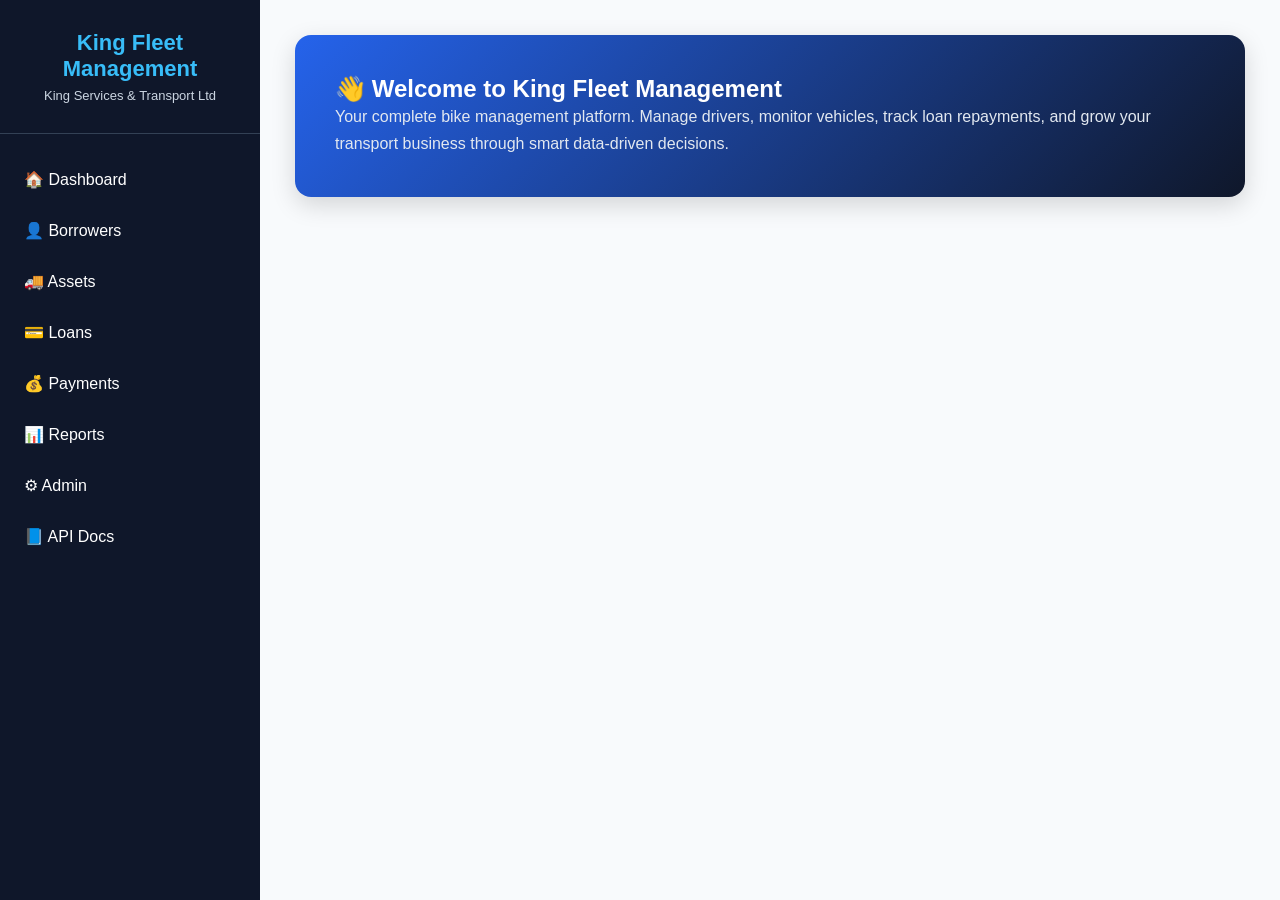
<file: index.html>
<!DOCTYPE html>
<html lang="en">
<head>

<meta charset="UTF-8">
<meta name="viewport" content="width=device-width, initial-scale=1.0">

<title> Home | King Fleet Management</title>


<style>

*{
    margin:0;
    padding:0;
    box-sizing:border-box;
    font-family:Segoe UI, Arial, sans-serif;
}


body{
    background:#f4f6f9;
}


.container{

    display:flex;
    height:100vh;

}



/* Sidebar */


.sidebar{

    width:260px;
    background:#0f172a;
    color:#fff;
    display:flex;
    flex-direction:column;

}



/* Logo */
/* ================= LOGO ================= */

.logo{
    text-align:center;
    padding:30px 15px;
    border-bottom:1px solid #334155;
}

/* Make the whole logo clickable */

.logo-link{
    display:block;
    text-decoration:none;
    color:inherit;
    cursor:pointer;
}

.logo-link:link,
.logo-link:visited,
.logo-link:hover,
.logo-link:active{
    text-decoration:none;
    color:inherit;
}

/* Title */

.logo-link h3{
    margin:0;
    color:#38bdf8;
    font-size:22px;
    font-weight:700;
    text-decoration:none;
    transition:color .3s ease;
}

/* Subtitle */

.logo-link p{
    margin-top:6px;
    color:#cbd5e1;
    font-size:13px;
    text-decoration:none;
}

/* Hover effect */

.logo-link:hover h3{
    color:#60a5fa;
}




/* Navigation */


.menu{

    margin-top:20px;

}


.menu a{

    display:block;
    padding:16px 24px;
    color:white;
    text-decoration:none;
    font-size:16px;
    transition:.3s;

}


.menu a:hover{

    background:#1e293b;

}


.menu a.active{

    background:#2563eb;

}







/* Main Content */


.content{

    flex:1;
    background:#f8fafc;
    padding:35px;
    overflow:auto;

}





/* Welcome Banner */


.welcome-banner{


    background:
    linear-gradient(
        135deg,
        #2563eb,
        #0f172a
    );


    color:white;

    padding:40px;

    border-radius:16px;

    box-shadow:
    0 8px 25px
    rgba(0,0,0,.15);

    margin-bottom:30px;

}





.welcome-banner h2{

    font-size:30px;
    margin-bottom:15px;

}



.welcome-banner p{

    font-size:16px;

    line-height:1.7;

    color:#e2e8f0;

    max-width:900px;

}






/* Feature Cards */


.features{

    display:grid;

    grid-template-columns:
    repeat(4,1fr);

    gap:20px;

}



.feature-card{


    background:white;

    padding:25px;

    border-radius:12px;

    box-shadow:
    0 5px 20px
    rgba(0,0,0,.08);

}



.feature-card h3{

    color:#2563eb;

    margin-bottom:10px;

}


.feature-card p{

    color:#64748b;

    font-size:14px;

    line-height:1.5;

}


/* =============================
   RESPONSIVE DESIGN
============================= */

/* Tablets */

@media (max-width: 992px){

    .sidebar{
        width:220px;
    }

    .content{
        padding:20px;
    }

    .features{
        grid-template-columns:repeat(2,1fr);
    }

    .cards{
        grid-template-columns:repeat(2,1fr);
    }

}


/* Phones */

@media (max-width:768px){

    .container{
        flex-direction:column;
    }

    .sidebar{

        width:100%;
        height:auto;

    }

    .logo{

        padding:20px;

    }

    .logo-link h3{

        font-size:20px;

    }

    .logo-link p{

        font-size:12px;

    }

    .menu{

        display:flex;
        flex-wrap:wrap;
        justify-content:center;
        margin:0;
    }

    .menu a{

        flex:1 1 45%;
        text-align:center;
        padding:15px;
        font-size:15px;

    }

    .content{

        padding:15px;

    }

    .welcome-banner{

        padding:25px;

    }

    .welcome-banner h2{

        font-size:22px;

    }

    .welcome-banner p{

        font-size:14px;

    }

    .features{

        grid-template-columns:1fr;

    }

    .cards{

        grid-template-columns:1fr;

    }

    .grid{

        grid-template-columns:1fr;

    }

}


/* Small Phones */

@media (max-width:480px){

    .menu{

        display:block;

    }

    .menu a{

        width:100%;
        text-align:left;
        padding:15px 20px;
        font-size:14px;

    }

    .logo-link h3{

        font-size:18px;

    }

    .welcome-banner h2{

        font-size:20px;

    }

}




/* Dashboard Placeholder */


.dashboard-box{


    background:white;

    margin-top:30px;

    padding:30px;

    border-radius:12px;

    box-shadow:
    0 5px 20px
    rgba(0,0,0,.08);


}



.dashboard-box h2{

    color:#0f172a;

}


.dashboard-box p{

    color:#64748b;

    margin-top:10px;

}





@media(max-width:1000px){


.features{

grid-template-columns:1fr;

}


}

</style>


</head>



<body>

<!-- <script>
(function () {

    const USERNAME = "admin";
    const PASSWORD = "admin";

    const username = prompt("Username:");

    if (username === null) {
        window.location.replace("about:blank");
        return;
    }

    const password = prompt("Password:");

    if (password === null) {
        window.location.replace("about:blank");
        return;
    }

    if (username !== USERNAME || password !== PASSWORD) {
        alert("Invalid username or password.");
        window.location.reload();
        return;
    }

})();
</script> -->



<div class="container">



<!-- ================= LEFT SIDEBAR ================= -->


<aside class="sidebar">

<div class="logo">
    <a href="index.html" class="logo-link">
        <h3>King Fleet Management</h3>
        <p>King Services & Transport Ltd</p>
    </a>
</div>


<nav class="menu">


<!-- <a href="dashboard.html" class="active"> -->
<a href="dashboard.html">

🏠 Dashboard

</a>



<a href="borrowers.html">

👤 Borrowers

</a>



<a href="assets.html">

🚚 Assets

</a>


<a href="loans.html">

💳 Loans

</a>



<a href="payments.html">

💰 Payments

</a>



<a href="reports.html">

📊 Reports

</a>




<a href="admin.html">

⚙ Admin

</a>


<a href="api-docs.html">

📘 API Docs

</a>

</nav>


</aside>

<!-- ================= RIGHT DASHBOARD ================= -->


<main class="content">





<section class="welcome-banner">


<h1>

👋 Welcome to King Fleet Management

</h1>


<p>

Your complete bike management platform.
Manage drivers, monitor vehicles, track loan repayments, and grow your transport business
through smart data-driven decisions.

</p>


</section>



<!-- 




<section class="features">



<div class="feature-card">

<h3>
🚚 Fleet Management
</h3>


<p>

Manage vehicles, registration details,
loans and operational status.

</p>

</div>






<div class="feature-card">

<h3>
💳 Smart Financing
</h3>


<p>

Create assest, manage loans, weekly repayments and balances.

</p>

</div>






<div class="feature-card">

<h3>
📊 Business Analytics
</h3>


<p>

Monitor revenue, portfolio value,
collections and fleet performance.

</p>

</div>






<div class="feature-card">

<h3>
📈 Investor Growth
</h3>


<p>

Track investor contribution,
ROI, profit sharing and break-even periods.

</p>

</div>




</section>








<section class="dashboard-box">


<h2>

📌 Dashboard Overview

</h2>


<p>

Your financing calculator, KPIs, cash flow charts,
investor returns and company profitability analytics
will appear here.

</p>



</section> -->






</main>






</div>


</body>


</html>
</file>
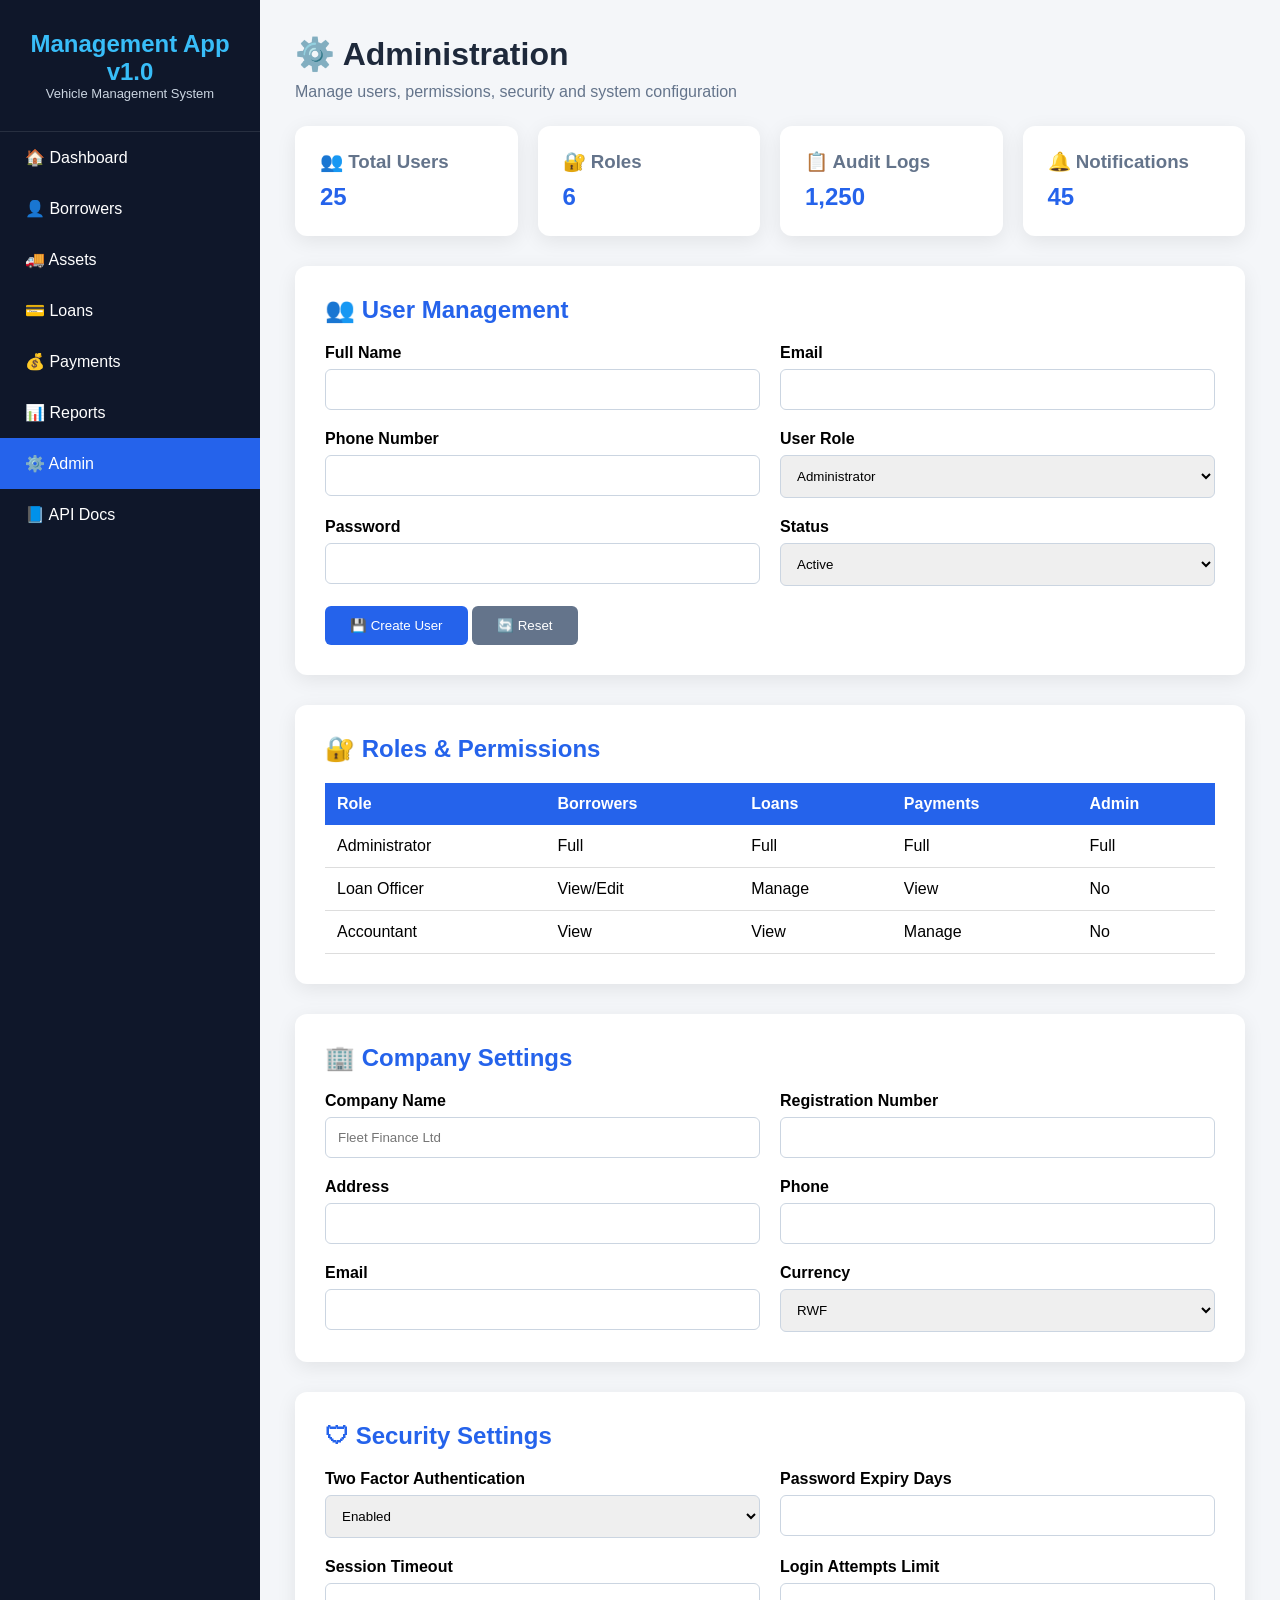
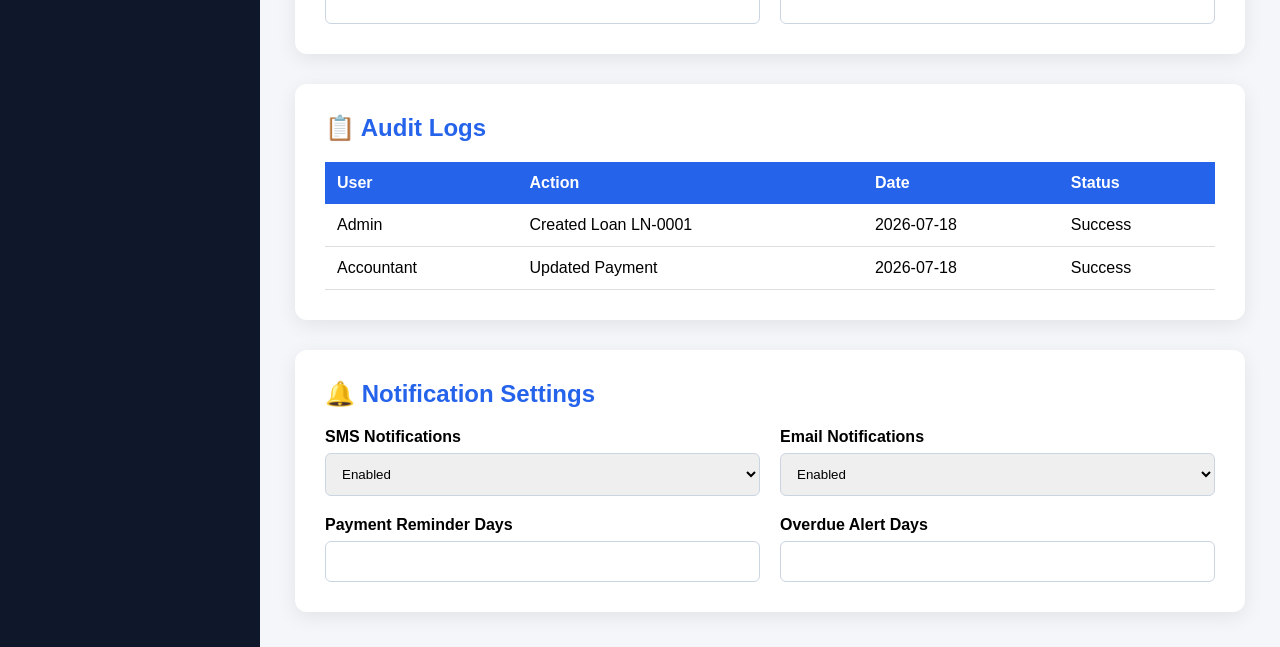
<file: admin.html>
<!DOCTYPE html>
<html lang="en">

<head>

<meta charset="UTF-8">
<meta name="viewport" content="width=device-width, initial-scale=1.0">

<title>Admin | Vehicle Management System</title>


<style>

*{
    margin:0;
    padding:0;
    box-sizing:border-box;
    font-family:Segoe UI,Arial,sans-serif;
}


body{
    background:#f4f6f9;
}


.container{
    display:flex;
    min-height:100vh;
}



/* ================= LEFT SIDEBAR ================= */


.sidebar{

    width:260px;
    background:#0f172a;
    color:white;

}


.logo{

    text-align:center;
    padding:30px 20px;
    border-bottom:1px solid rgba(255,255,255,.1);

}


.logo h2{

    color:#38bdf8;

}


.logo p{

    color:#cbd5e1;
    font-size:13px;

}



.menu a{

    display:block;
    padding:16px 25px;
    color:white;
    text-decoration:none;

}


.menu a:hover{

    background:#1e293b;

}


.menu .active{

    background:#2563eb;

}

/* =============================
   RESPONSIVE DESIGN
============================= */

/* Tablets */

@media (max-width: 992px){

    .sidebar{
        width:220px;
    }

    .content{
        padding:20px;
    }

    .features{
        grid-template-columns:repeat(2,1fr);
    }

    .cards{
        grid-template-columns:repeat(2,1fr);
    }

}


/* Phones */

@media (max-width:768px){

    .container{
        flex-direction:column;
    }

    .sidebar{

        width:100%;
        height:auto;

    }

    .logo{

        padding:20px;

    }

    .logo-link h3{

        font-size:20px;

    }

    .logo-link p{

        font-size:12px;

    }

    .menu{

        display:flex;
        flex-wrap:wrap;
        justify-content:center;
        margin:0;
    }

    .menu a{

        flex:1 1 45%;
        text-align:center;
        padding:15px;
        font-size:15px;

    }

    .content{

        padding:15px;

    }

    .welcome-banner{

        padding:25px;

    }

    .welcome-banner h2{

        font-size:22px;

    }

    .welcome-banner p{

        font-size:14px;

    }

    .features{

        grid-template-columns:1fr;

    }

    .cards{

        grid-template-columns:1fr;

    }

    .grid{

        grid-template-columns:1fr;

    }

}


/* Small Phones */

@media (max-width:480px){

    .menu{

        display:block;

    }

    .menu a{

        width:100%;
        text-align:left;
        padding:15px 20px;
        font-size:14px;

    }

    .logo-link h3{

        font-size:18px;

    }

    .welcome-banner h2{

        font-size:20px;

    }

}



/* ================= CONTENT ================= */


.content{

    flex:1;
    padding:35px;

}


.content h1{

    color:#1e293b;

}


.content p{

    color:#64748b;
    margin:10px 0 25px;

}





/* CARDS */


.cards{

    display:grid;
    grid-template-columns:repeat(4,1fr);
    gap:20px;

}



.card{

    background:white;
    padding:25px;
    border-radius:12px;
    box-shadow:0 5px 20px rgba(0,0,0,.08);

}


.card h3{

    color:#64748b;

}


.card h2{

    color:#2563eb;
    margin-top:10px;

}





/* PANELS */


.panel{

    background:white;
    margin-top:30px;
    padding:30px;
    border-radius:12px;
    box-shadow:0 5px 20px rgba(0,0,0,.08);

}



.section-title{

    color:#2563eb;
    margin-bottom:20px;

}





.form-grid{

    display:grid;
    grid-template-columns:repeat(2,1fr);
    gap:20px;

}



label{

    display:block;
    font-weight:600;
    margin-bottom:7px;

}



input,
select,
textarea{

    width:100%;
    padding:12px;
    border:1px solid #cbd5e1;
    border-radius:6px;

}



button{

    padding:12px 25px;
    border:none;
    border-radius:6px;
    margin-top:20px;
    cursor:pointer;

}


.save{

    background:#2563eb;
    color:white;

}


.reset{

    background:#64748b;
    color:white;

}




/* TABLE */


table{

    width:100%;
    border-collapse:collapse;

}


th{

    background:#2563eb;
    color:white;
    padding:12px;
    text-align:left;

}


td{

    padding:12px;
    border-bottom:1px solid #ddd;

}





@media(max-width:1000px){

.cards{

grid-template-columns:1fr 1fr;

}


.form-grid{

grid-template-columns:1fr;

}

}


</style>


</head>


<body>


<div class="container">



<!-- ================= SIDEBAR ================= -->


<aside class="sidebar">


<div class="logo">

<h2>Management App v1.0</h2>

<p>Vehicle Management System</p>

</div>




<nav class="menu">


<a href="dashboard.html">
🏠 Dashboard
</a>


<a href="borrowers.html">
👤 Borrowers
</a>


<a href="assets.html">
🚚 Assets
</a>


<a href="loans.html">
💳 Loans
</a>


<a href="payments.html">
💰 Payments
</a>


<a href="reports.html">
📊 Reports
</a>


<a href="admin.html" class="active">
⚙️ Admin
</a>


<a href="api-docs.html">
📘 API Docs
</a>


</nav>


</aside>








<!-- ================= CONTENT ================= -->


<main class="content">


<h1>⚙️ Administration</h1>

<p>
Manage users, permissions, security and system configuration
</p>








<!-- SUMMARY -->


<section class="cards">


<div class="card">

<h3>👥 Total Users</h3>

<h2>25</h2>

</div>



<div class="card">

<h3>🔐 Roles</h3>

<h2>6</h2>

</div>



<div class="card">

<h3>📋 Audit Logs</h3>

<h2>1,250</h2>

</div>



<div class="card">

<h3>🔔 Notifications</h3>

<h2>45</h2>

</div>



</section>









<!-- USER MANAGEMENT -->


<section class="panel">


<h2 class="section-title">

👥 User Management

</h2>



<div class="form-grid">


<div>

<label>Full Name</label>

<input type="text">

</div>



<div>

<label>Email</label>

<input type="email">

</div>



<div>

<label>Phone Number</label>

<input type="tel">

</div>



<div>

<label>User Role</label>

<select>


<option>Administrator</option>

<option>Loan Officer</option>

<option>Accountant</option>

<option>Driver Manager</option>

<option>Viewer</option>


</select>

</div>



<div>

<label>Password</label>

<input type="password">

</div>



<div>

<label>Status</label>


<select>

<option>Active</option>

<option>Disabled</option>

</select>


</div>


</div>



<button class="save">

💾 Create User

</button>


<button class="reset">

🔄 Reset

</button>



</section>









<!-- ROLES -->


<section class="panel">


<h2 class="section-title">

🔐 Roles & Permissions

</h2>



<table>


<tr>

<th>Role</th>

<th>Borrowers</th>

<th>Loans</th>

<th>Payments</th>

<th>Admin</th>

</tr>


<tr>

<td>Administrator</td>

<td>Full</td>

<td>Full</td>

<td>Full</td>

<td>Full</td>

</tr>



<tr>

<td>Loan Officer</td>

<td>View/Edit</td>

<td>Manage</td>

<td>View</td>

<td>No</td>

</tr>



<tr>

<td>Accountant</td>

<td>View</td>

<td>View</td>

<td>Manage</td>

<td>No</td>

</tr>


</table>


</section>









<!-- COMPANY SETTINGS -->


<section class="panel">


<h2 class="section-title">

🏢 Company Settings

</h2>



<div class="form-grid">


<div>

<label>Company Name</label>

<input type="text"
placeholder="Fleet Finance Ltd">

</div>



<div>

<label>Registration Number</label>

<input type="text">

</div>



<div>

<label>Address</label>

<input type="text">

</div>



<div>

<label>Phone</label>

<input type="tel">

</div>



<div>

<label>Email</label>

<input type="email">

</div>



<div>

<label>Currency</label>

<select>

<option>RWF</option>

<option>USD</option>

</select>

</div>



</div>



</section>









<!-- SECURITY -->


<section class="panel">


<h2 class="section-title">

🛡 Security Settings

</h2>


<div class="form-grid">


<div>

<label>Two Factor Authentication</label>

<select>

<option>Enabled</option>

<option>Disabled</option>

</select>

</div>



<div>

<label>Password Expiry Days</label>

<input type="number">

</div>



<div>

<label>Session Timeout</label>

<input type="number">

</div>



<div>

<label>Login Attempts Limit</label>

<input type="number">

</div>


</div>


</section>









<!-- AUDIT LOG -->


<section class="panel">


<h2 class="section-title">

📋 Audit Logs

</h2>



<table>


<tr>

<th>User</th>

<th>Action</th>

<th>Date</th>

<th>Status</th>

</tr>



<tr>

<td>Admin</td>

<td>Created Loan LN-0001</td>

<td>2026-07-18</td>

<td>Success</td>

</tr>



<tr>

<td>Accountant</td>

<td>Updated Payment</td>

<td>2026-07-18</td>

<td>Success</td>

</tr>



</table>


</section>









<!-- NOTIFICATIONS -->


<section class="panel">


<h2 class="section-title">

🔔 Notification Settings

</h2>



<div class="form-grid">


<div>

<label>SMS Notifications</label>

<select>

<option>Enabled</option>

<option>Disabled</option>

</select>

</div>



<div>

<label>Email Notifications</label>

<select>

<option>Enabled</option>

<option>Disabled</option>

</select>

</div>



<div>

<label>Payment Reminder Days</label>

<input type="number">

</div>



<div>

<label>Overdue Alert Days</label>

<input type="number">

</div>



</div>


</section>






</main>



</div>



</body>


</html>
</file>
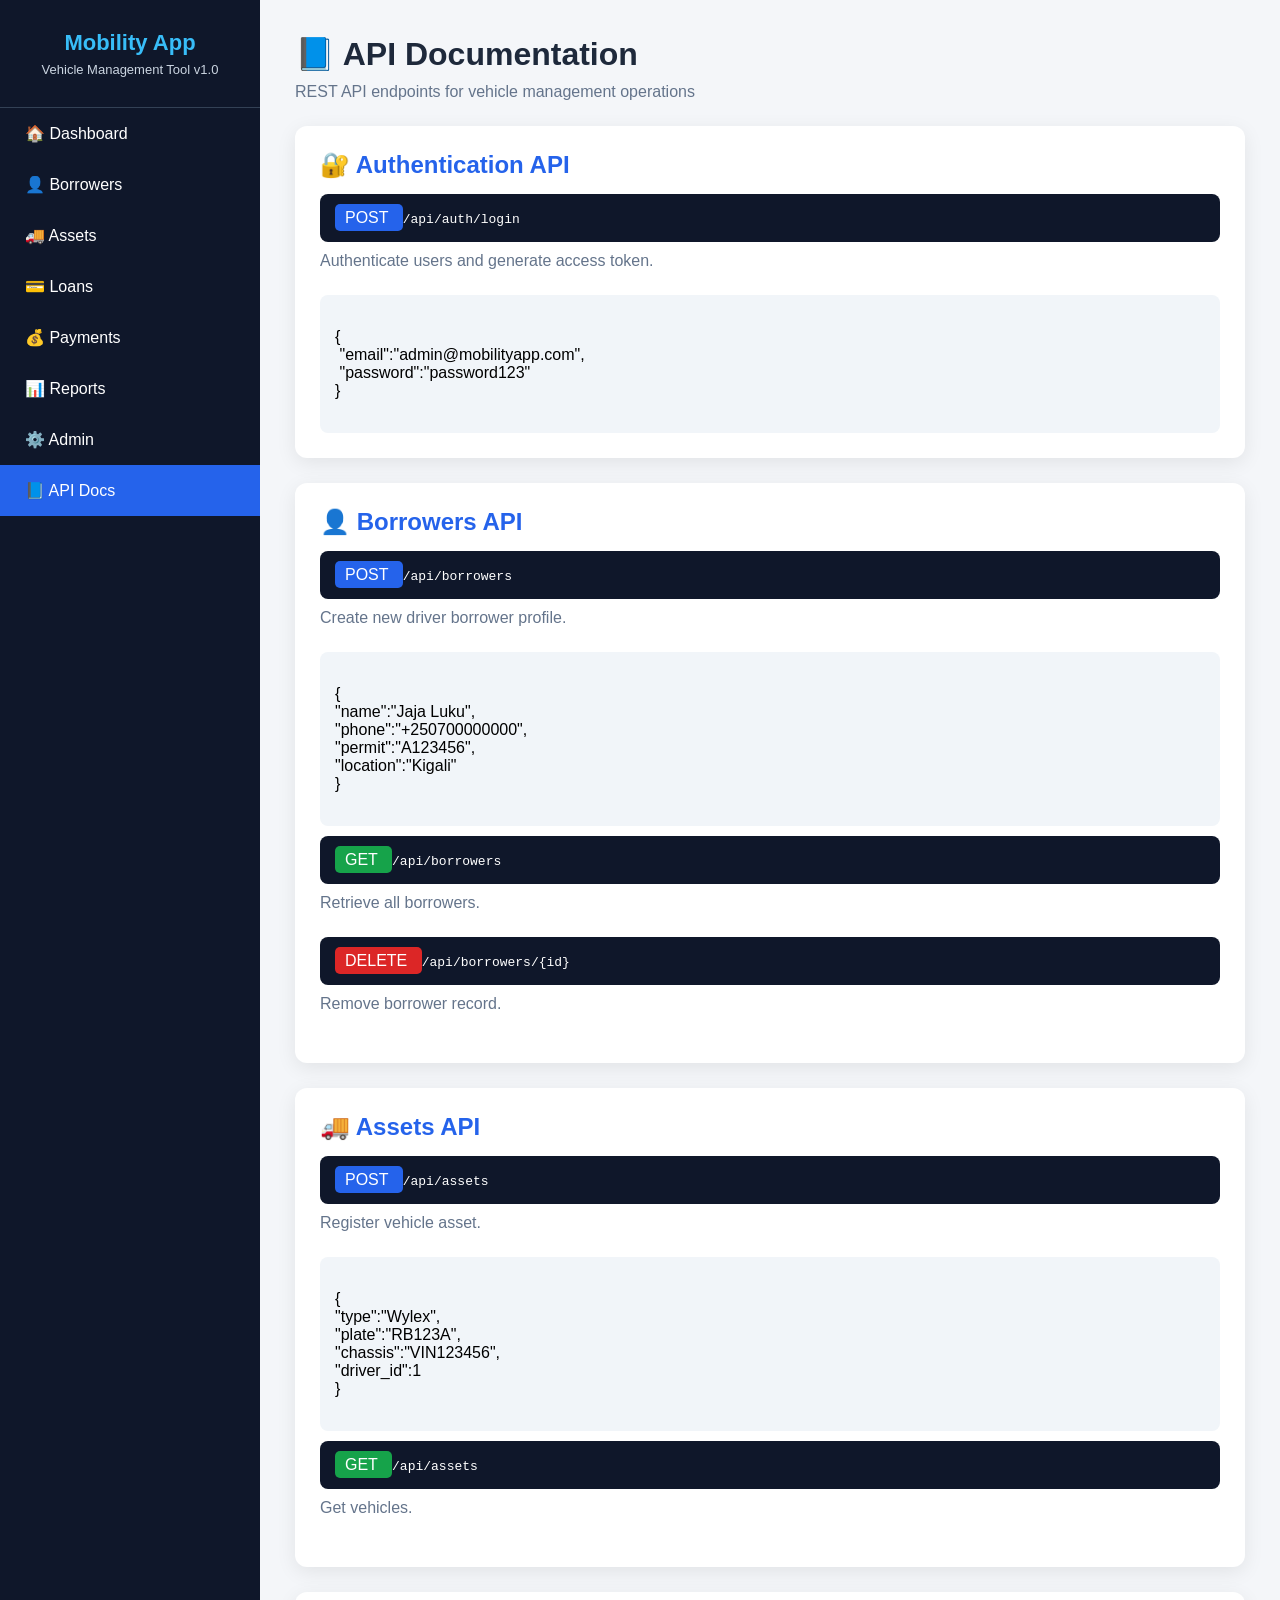
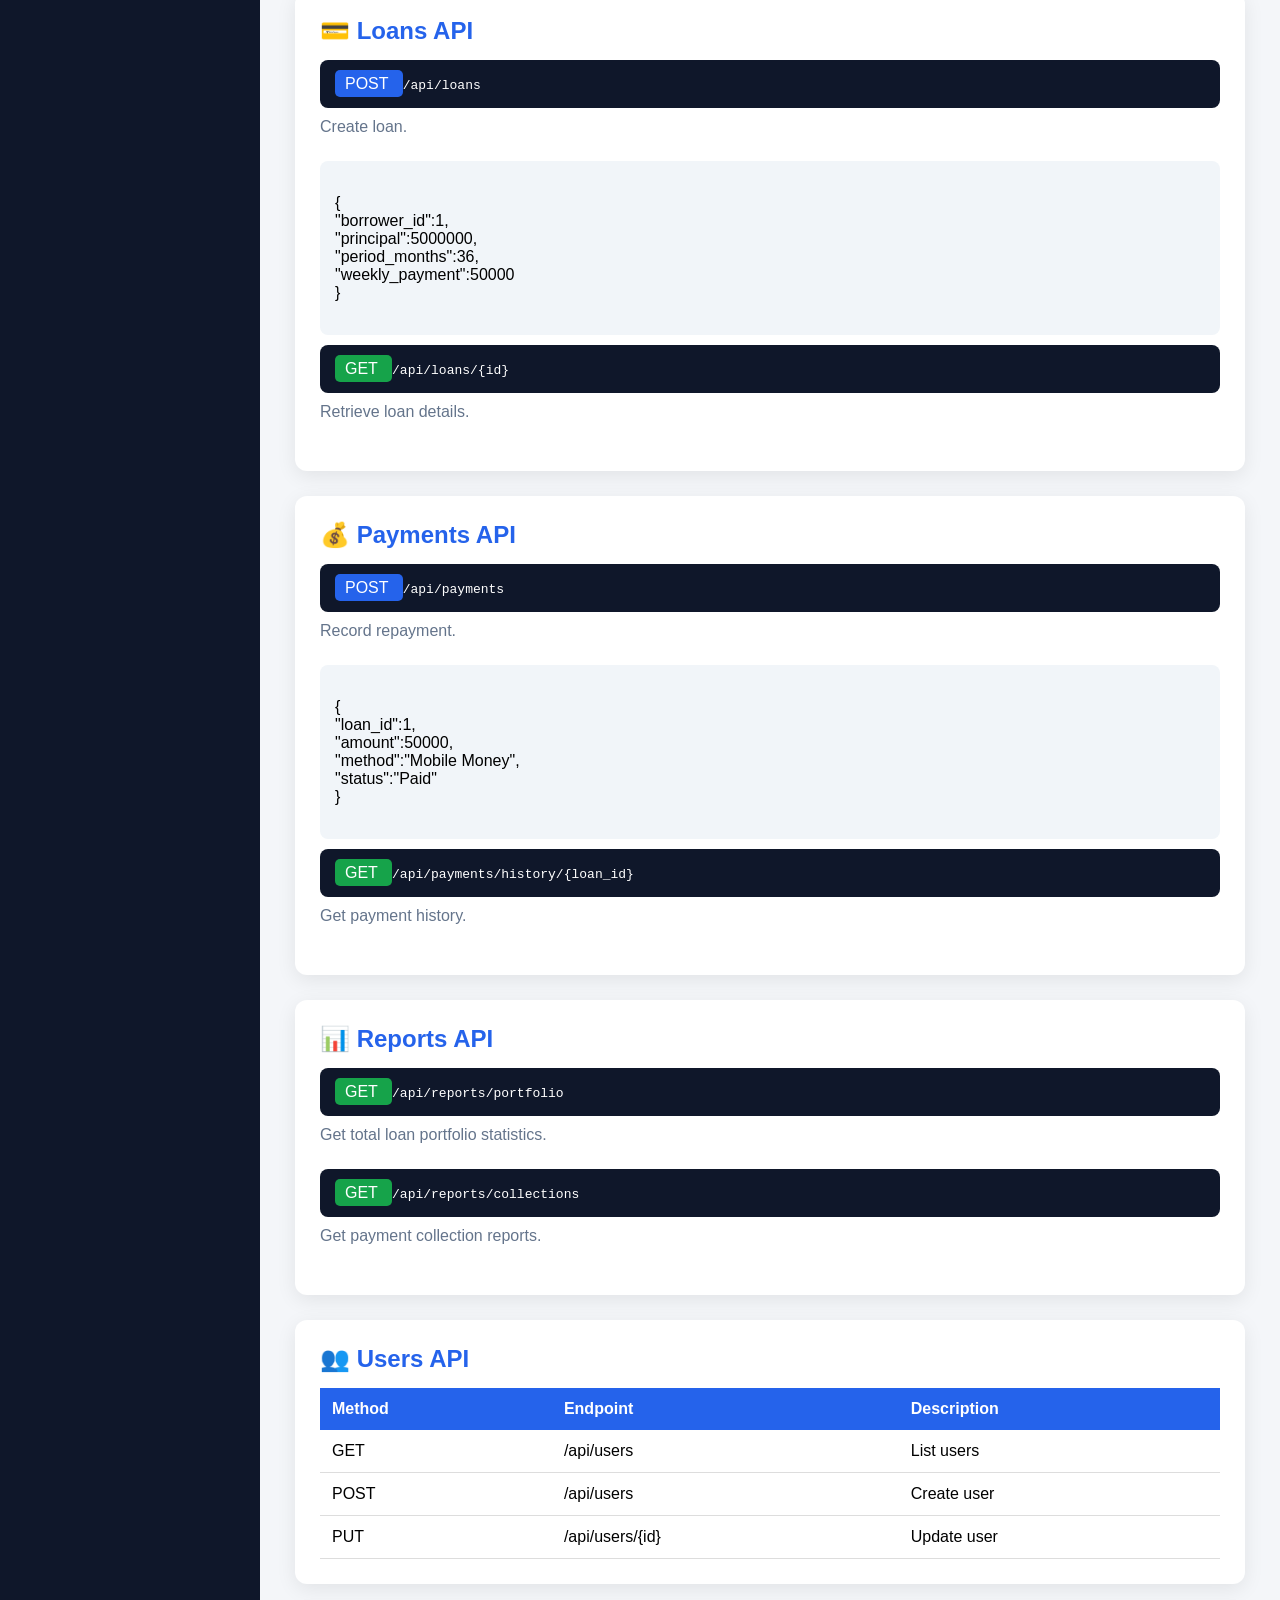
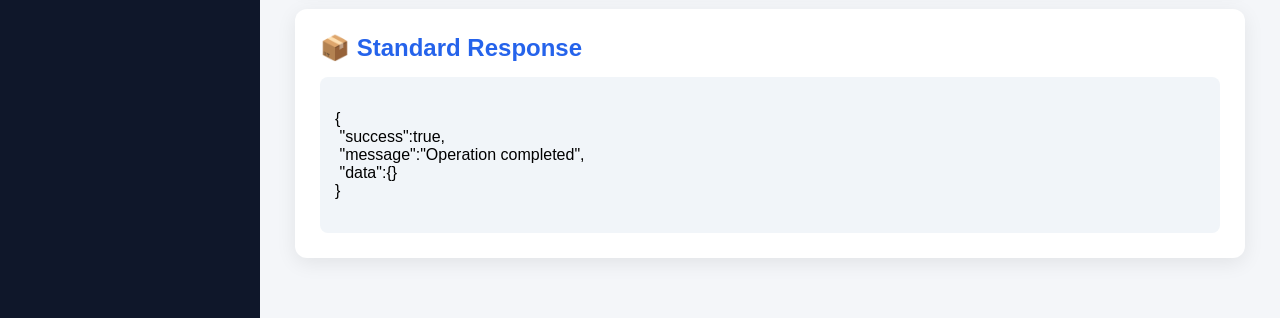
<file: api-docs.html>
<!DOCTYPE html>
<html lang="en">

<head>

<meta charset="UTF-8">
<meta name="viewport" content="width=device-width, initial-scale=1.0">

<title>API Docs | Vehicle Management Tool v1.0</title>


<style>

*{
    margin:0;
    padding:0;
    box-sizing:border-box;
    font-family:Segoe UI,Arial,sans-serif;
}


body{
    background:#f4f6f9;
}


.container{
    display:flex;
    min-height:100vh;
}



/* SIDEBAR */

.sidebar{

    width:260px;
    background:#0f172a;
    color:white;

}


/* ================= LOGO ================= */

.logo{
    text-align:center;
    padding:30px 15px;
    border-bottom:1px solid #334155;
}

/* Make the whole logo clickable */

.logo-link{
    display:block;
    text-decoration:none;
    color:inherit;
    cursor:pointer;
}

.logo-link:link,
.logo-link:visited,
.logo-link:hover,
.logo-link:active{
    text-decoration:none;
    color:inherit;
}

/* Title */

.logo-link h3{
    margin:0;
    color:#38bdf8;
    font-size:22px;
    font-weight:700;
    text-decoration:none;
    transition:color .3s ease;
}

/* Subtitle */

.logo-link p{
    margin-top:6px;
    color:#cbd5e1;
    font-size:13px;
    text-decoration:none;
}

/* Hover effect */

.logo-link:hover h3{
    color:#60a5fa;
}


.menu a{

    display:block;
    padding:16px 25px;
    color:white;
    text-decoration:none;

}


.menu a:hover{

    background:#1e293b;

}


.menu .active{

    background:#2563eb;

}


/* =============================
   RESPONSIVE DESIGN
============================= */

/* Tablets */

@media (max-width: 992px){

    .sidebar{
        width:220px;
    }

    .content{
        padding:20px;
    }

    .features{
        grid-template-columns:repeat(2,1fr);
    }

    .cards{
        grid-template-columns:repeat(2,1fr);
    }

}


/* Phones */

@media (max-width:768px){

    .container{
        flex-direction:column;
    }

    .sidebar{

        width:100%;
        height:auto;

    }

    .logo{

        padding:20px;

    }

    .logo-link h3{

        font-size:20px;

    }

    .logo-link p{

        font-size:12px;

    }

    .menu{

        display:flex;
        flex-wrap:wrap;
        justify-content:center;
        margin:0;
    }

    .menu a{

        flex:1 1 45%;
        text-align:center;
        padding:15px;
        font-size:15px;

    }

    .content{

        padding:15px;

    }

    .welcome-banner{

        padding:25px;

    }

    .welcome-banner h2{

        font-size:22px;

    }

    .welcome-banner p{

        font-size:14px;

    }

    .features{

        grid-template-columns:1fr;

    }

    .cards{

        grid-template-columns:1fr;

    }

    .grid{

        grid-template-columns:1fr;

    }

}


/* Small Phones */

@media (max-width:480px){

    .menu{

        display:block;

    }

    .menu a{

        width:100%;
        text-align:left;
        padding:15px 20px;
        font-size:14px;

    }

    .logo-link h3{

        font-size:18px;

    }

    .welcome-banner h2{

        font-size:20px;

    }

}


/* CONTENT */


.content{

    flex:1;
    padding:35px;

}



.content h1{

    color:#1e293b;

}



.content p{

    color:#64748b;
    margin:10px 0 25px;

}




/* API CARDS */


.api-card{

    background:white;
    padding:25px;
    margin-bottom:25px;
    border-radius:12px;
    box-shadow:0 5px 20px rgba(0,0,0,.08);

}



.api-card h2{

    color:#2563eb;
    margin-bottom:15px;

}



.endpoint{

    background:#0f172a;
    color:white;
    padding:15px;
    border-radius:8px;
    margin:10px 0;
    font-family:monospace;

}



.method{

    padding:5px 10px;
    border-radius:5px;
    background:#16a34a;
    color:white;

}



.method.post{

    background:#2563eb;

}



.method.delete{

    background:#dc2626;

}



pre{

    background:#f1f5f9;
    padding:15px;
    border-radius:8px;
    overflow:auto;

}




table{

    width:100%;
    border-collapse:collapse;

}



th{

    background:#2563eb;
    color:white;
    padding:12px;
    text-align:left;

}



td{

    padding:12px;
    border-bottom:1px solid #ddd;

}



</style>


</head>


<body>


<div class="container">



<!-- ================= SIDEBAR ================= -->


<aside class="sidebar">


<div class="logo">
    <a href="index.html" class="logo-link">
        <h3>Mobility App</h3>
        <p>Vehicle Management Tool v1.0</p>
    </a>
</div>


<nav class="menu">


<a href="dashboard.html">
🏠 Dashboard
</a>


<a href="borrowers.html">
👤 Borrowers
</a>


<a href="assets.html">
🚚 Assets
</a>


<a href="loans.html">
💳 Loans
</a>


<a href="payments.html">
💰 Payments
</a>


<a href="reports.html">
📊 Reports
</a>


<a href="admin.html">
⚙️ Admin
</a>


<a href="api-docs.html" class="active">
📘 API Docs
</a>


</nav>


</aside>







<!-- ================= CONTENT ================= -->


<main class="content">


<h1>📘 API Documentation</h1>

<p>
REST API endpoints for vehicle management operations
</p>







<!-- AUTH -->


<div class="api-card">


<h2>🔐 Authentication API</h2>


<div class="endpoint">

<span class="method post">
POST
</span>

/api/auth/login

</div>



<p>
Authenticate users and generate access token.
</p>



<pre>

{
 "email":"admin@mobilityapp.com",
 "password":"password123"
}

</pre>


</div>





<!-- BORROWERS -->


<div class="api-card">


<h2>👤 Borrowers API</h2>


<div class="endpoint">

<span class="method post">
POST
</span>

/api/borrowers

</div>



<p>
Create new driver borrower profile.
</p>


<pre>

{
"name":"Jaja Luku",
"phone":"+250700000000",
"permit":"A123456",
"location":"Kigali"
}

</pre>





<div class="endpoint">

<span class="method">
GET
</span>

/api/borrowers

</div>


<p>
Retrieve all borrowers.
</p>



<div class="endpoint">

<span class="method delete">
DELETE
</span>

/api/borrowers/{id}

</div>


<p>
Remove borrower record.
</p>



</div>



<!-- ASSETS -->


<div class="api-card">


<h2>🚚 Assets API</h2>



<div class="endpoint">

<span class="method post">
POST
</span>

/api/assets

</div>



<p>
Register vehicle asset.
</p>



<pre>

{
"type":"Wylex",
"plate":"RB123A",
"chassis":"VIN123456",
"driver_id":1
}

</pre>




<div class="endpoint">

<span class="method">
GET
</span>

/api/assets

</div>



<p>
Get vehicles.
</p>



</div>









<!-- LOANS -->


<div class="api-card">


<h2>💳 Loans API</h2>


<div class="endpoint">

<span class="method post">
POST
</span>

/api/loans

</div>


<p>
Create loan.
</p>



<pre>

{
"borrower_id":1,
"principal":5000000,
"period_months":36,
"weekly_payment":50000
}

</pre>




<div class="endpoint">

<span class="method">
GET
</span>

/api/loans/{id}

</div>


<p>
Retrieve loan details.
</p>


</div>









<!-- PAYMENTS -->


<div class="api-card">


<h2>💰 Payments API</h2>



<div class="endpoint">

<span class="method post">
POST
</span>

/api/payments

</div>


<p>
Record repayment.
</p>



<pre>

{
"loan_id":1,
"amount":50000,
"method":"Mobile Money",
"status":"Paid"
}

</pre>





<div class="endpoint">

<span class="method">
GET
</span>

/api/payments/history/{loan_id}

</div>


<p>
Get payment history.
</p>



</div>









<!-- REPORTS -->


<div class="api-card">


<h2>📊 Reports API</h2>



<div class="endpoint">

<span class="method">
GET
</span>

/api/reports/portfolio

</div>



<p>
Get total loan portfolio statistics.
</p>




<div class="endpoint">

<span class="method">
GET
</span>

/api/reports/collections

</div>


<p>
Get payment collection reports.
</p>



</div>





<!-- USERS -->


<div class="api-card">


<h2>👥 Users API</h2>



<table>


<tr>

<th>Method</th>

<th>Endpoint</th>

<th>Description</th>

</tr>



<tr>

<td>GET</td>

<td>/api/users</td>

<td>List users</td>

</tr>



<tr>

<td>POST</td>

<td>/api/users</td>

<td>Create user</td>

</tr>



<tr>

<td>PUT</td>

<td>/api/users/{id}</td>

<td>Update user</td>

</tr>



</table>


</div>









<!-- RESPONSE -->


<div class="api-card">


<h2>📦 Standard Response</h2>


<pre>

{
 "success":true,
 "message":"Operation completed",
 "data":{}
}

</pre>


</div>






</main>



</div>



</body>


</html>
</file>
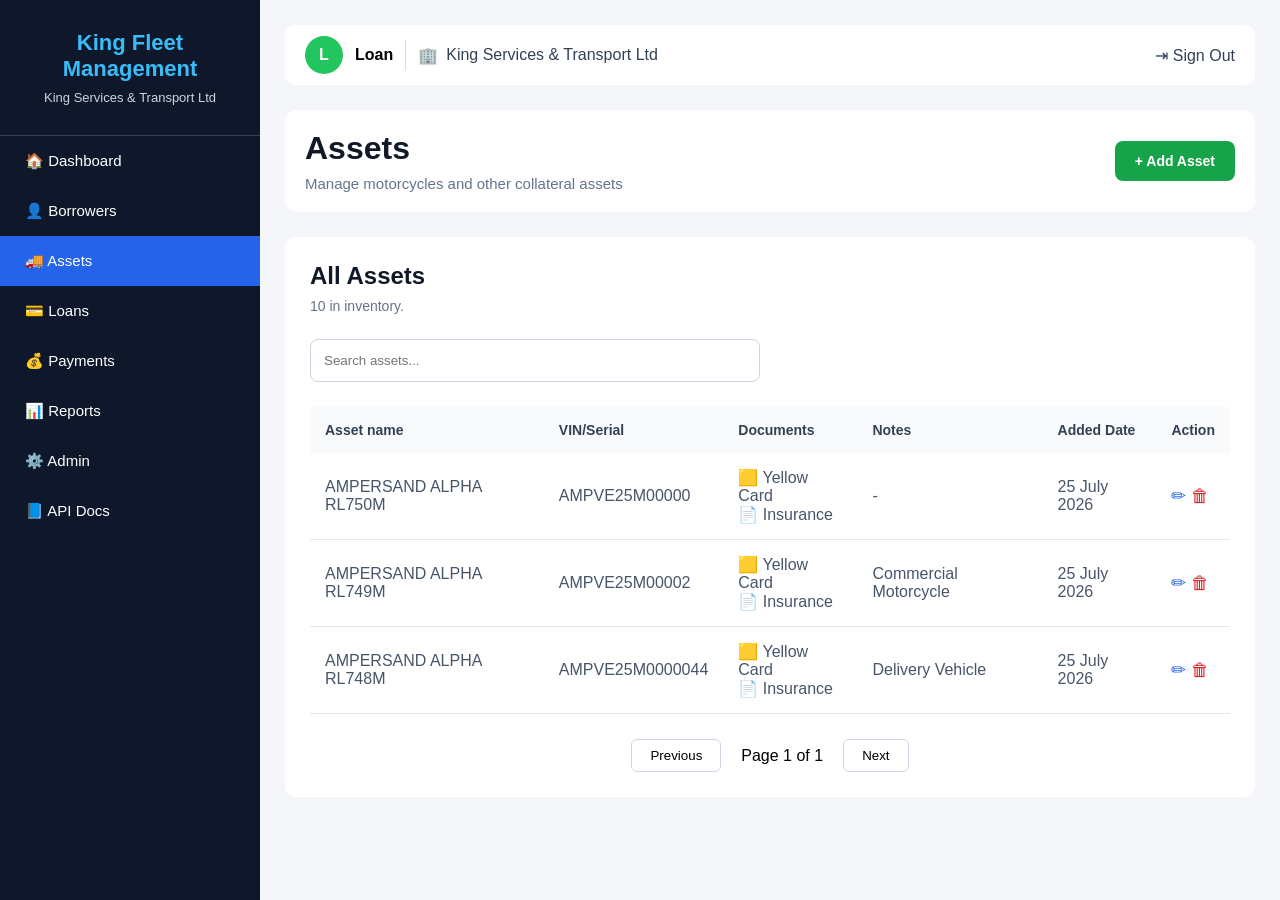
<file: assets1.html>
<!DOCTYPE html>
<html lang="en">

<head>

<meta charset="UTF-8">

<meta name="viewport" content="width=device-width, initial-scale=1.0">

<title>Assets | King Fleet Management System</title>


<style>

*{
    margin:0;
    padding:0;
    box-sizing:border-box;
    font-family:"Segoe UI", Arial, sans-serif;
}


html,body{

    width:100%;
    min-height:100%;

}


body{

background:#f4f6f9;
overflow-x:hidden;

}




/* ===========================
MAIN LAYOUT
=========================== */


.container{

    display:flex;
    min-height:100vh;
    width:100%;

}





/* ===========================
SIDEBAR
=========================== */


.sidebar{

    width:260px;
    min-width:260px;
    background:#0f172a;
    color:white;

}



.logo{

    padding:30px 15px;
    text-align:center;
    border-bottom:1px solid #334155;

}



.logo a{

    text-decoration:none;
    color:white;

}


.logo h3{

    color:#38bdf8;
    font-size:22px;

}


.logo p{

    margin-top:8px;
    color:#cbd5e1;
    font-size:13px;

}





.menu a{

    display:block;
    padding:16px 25px;
    color:white;
    text-decoration:none;
    font-size:15px;

}



.menu a:hover,
.menu .active{

    background:#2563eb;

}







/* ===========================
CONTENT AREA
=========================== */


.content{

    flex:1;
    min-width:0;
    padding:25px;

}






/* ===========================
TOP BAR
=========================== */


.topbar{

    width:100%;
    height:60px;
    background:white;
    border-radius:10px;

    display:flex;
    justify-content:space-between;
    align-items:center;

    padding:0 20px;

    margin-bottom:25px;

}



.brand-left{

    display:flex;
    align-items:center;
    gap:12px;

}



.loan-logo{

    width:38px;
    height:38px;

    background:#22c55e;

    border-radius:50%;

    display:flex;
    align-items:center;
    justify-content:center;

    color:white;
    font-weight:bold;

}



.loan-name{

    font-weight:700;

}


.divider{

    height:30px;
    width:1px;
    background:#ddd;

}



.transport{

    color:#334155;
    display:flex;
    gap:8px;
    align-items:center;

}



.signout{

    cursor:pointer;
    color:#334155;

}







/* ===========================
PAGE HEADER
=========================== */


.header{

    background:white;

    border-radius:12px;

    padding:20px;

    display:flex;

    justify-content:space-between;

    align-items:center;

    flex-wrap:wrap;

    gap:15px;

}



.header h1{

    color:#111827;
    font-size:32px;

}



.subtitle{

    color:#64748b;
    margin-top:8px;
    font-size:15px;

}





/* ===========================
BUTTONS
=========================== */


.borrow-actions{

    display:flex;
    gap:12px;

}



.borrow-actions button{

    padding:12px 20px;

    border-radius:8px;

    font-size:14px;

    font-weight:600;

    cursor:pointer;

}



.bulk-btn{

    background:white;

    color:#334155;

    border:1px solid #cbd5e1;

}



.add-btn{

    background:#16a34a;

    color:white;

    border:none;

}






/* ===========================
PANEL
=========================== */


.panel{

    background:white;

    margin-top:25px;

    border-radius:12px;

    padding:25px;

    width:100%;

    overflow:hidden;

}



.panel h2{

    color:#111827;
    font-size:24px;

}



.panel-sub{

    margin-top:8px;

    color:#64748b;

    font-size:14px;

}





/* ===========================
SEARCH
=========================== */


.search-area{

    margin:25px 0;

}


.search-box{

    width:100%;

    max-width:450px;

    padding:13px;

    border-radius:8px;

    border:1px solid #cbd5e1;

    outline:none;

}




.total-users{

    margin-bottom:15px;

    color:#334155;

}






/* ===========================
TABLE
=========================== */


.table-wrapper{

    width:100%;

    overflow-x:auto;

}



.borrow-table{

    width:100%;

    border-collapse:collapse;

}



.borrow-table th{

    background:#f8fafc;

    padding:15px;

    text-align:left;

    color:#334155;

    font-size:14px;

}



.borrow-table td{

    padding:15px;

    border-bottom:1px solid #e5e7eb;

    color:#475569;

}





.profile-img{

    width:45px;

    height:45px;

    border-radius:50%;

    object-fit:cover;

}





.edit-btn,
.delete-btn{

    border:none;

    background:none;

    cursor:pointer;

    font-size:18px;

}



.edit-btn{

    color:#2563eb;

}



.delete-btn{

    color:#dc2626;

}






/* ===========================
PAGINATION
=========================== */


.pagination{

    display:flex;

    justify-content:center;

    align-items:center;

    gap:20px;

    margin-top:25px;

}



.pagination button{

    background:white;

    border:1px solid #cbd5e1;

    padding:8px 18px;

    border-radius:6px;

    cursor:pointer;

}






/* ===========================
RESPONSIVE
=========================== */


@media(max-width:900px){


.container{

    flex-direction:column;

}



.sidebar{

    width:100%;

}



.content{

    padding:15px;

}



.topbar{

    flex-wrap:wrap;

    height:auto;

    padding:15px;

    gap:15px;

}



.header{

    flex-direction:column;

    align-items:flex-start;

}



.borrow-actions{

    width:100%;

}



.borrow-actions button{

    flex:1;

}


}



@media(max-width:500px){


.menu a{

    text-align:center;

}



.header h1{

    font-size:25px;

}


.brand-left{

    flex-wrap:wrap;

}



.borrow-actions{

    flex-direction:column;

}



}




/* ===========================
ADD ASSETS POPUP
=========================== */


.modal-overlay{

display:none;

position:fixed;

top:0;

left:0;

width:100%;

height:100%;

background:rgba(15,23,42,.65);

z-index:999;

align-items:center;

justify-content:center;

}



.borrow-form{

background:white;

width:500px;

max-width:90%;

border-radius:15px;

padding:25px;

box-shadow:0 20px 40px rgba(0,0,0,.25);

}



.borrow-form h2{

color:#111827;

margin-bottom:20px;

}



.form-grid{

display:grid;

grid-template-columns:1fr 1fr;

gap:15px;

}



.form-group label{

display:block;

font-weight:600;

font-size:14px;

margin-bottom:6px;

color:#334155;

}



.form-group input{

width:100%;

padding:11px;

border:1px solid #cbd5e1;

border-radius:7px;

}



.full{

grid-column:1/3;

}



.form-actions{

margin-top:25px;

display:flex;

justify-content:flex-end;

gap:12px;

}


.form-group select{

width:100%;

padding:11px;

border:1px solid #cbd5e1;

border-radius:7px;

}


.close-btn{

background:#e5e7eb;

border:none;

padding:12px 20px;

border-radius:8px;

cursor:pointer;

}



.save-btn{

background:#16a34a;

color:white;

border:none;

padding:12px 20px;

border-radius:8px;

cursor:pointer;

}



@media(max-width:600px){


.form-grid{

grid-template-columns:1fr;

}


.full{

grid-column:auto;

}


}


/* ===========================
BULK UPLOAD MODAL
=========================== */


.upload-modal{

display:none;

position:fixed;

top:0;

left:0;

width:100%;

height:100%;

background:rgba(15,23,42,.55);

z-index:2000;

align-items:center;

justify-content:center;

}



.upload-box{

background:white;

width:680px;

max-width:95%;

max-height:90vh;

overflow-y:auto;

border-radius:12px;

padding:25px;

position:relative;

box-shadow:0 20px 50px rgba(0,0,0,.25);

}



.upload-close{

position:absolute;

right:25px;

top:18px;

font-size:25px;

color:#64748b;

cursor:pointer;

}




.upload-box h2{

font-size:22px;

color:#111827;

margin-bottom:5px;

}



.upload-description{

color:#64748b;

font-size:14px;

margin-bottom:25px;

}





/* STEP CARDS */


.upload-step{

border:1px solid #e2e8f0;

border-radius:12px;

padding:25px;

margin-bottom:25px;

}



.upload-step h3{

font-size:16px;

color:#111827;

margin-bottom:8px;

}



.step-text{

color:#64748b;

font-size:14px;

margin-bottom:20px;

}





.csv-btn{

background:white;

border:1px solid #cbd5e1;

padding:12px 20px;

border-radius:8px;

font-weight:600;

cursor:pointer;

display:flex;

align-items:center;

gap:10px;

}





.csv-btn:hover{

background:#f8fafc;

}






.file-label{

display:block;

font-size:14px;

font-weight:600;

margin-bottom:8px;

}



.file-input{

width:100%;

padding:12px;

border:1px solid #cbd5e1;

border-radius:10px;

background:white;

}







.requirements{

margin-top:18px;

border:1px solid #e2e8f0;

border-radius:10px;

padding:18px;

background:#ffffff;

}



.requirements-title{

font-weight:700;

color:#111827;

margin-bottom:8px;

}



.requirements ul{

padding-left:20px;

color:#475569;

font-size:14px;

line-height:1.7;

}







.upload-footer{

display:flex;

justify-content:flex-end;

gap:12px;

margin-top:20px;

}



.cancel-upload{

background:#f1f5f9;

border:none;

padding:12px 20px;

border-radius:8px;

cursor:pointer;

}



.upload-confirm{

background:#16a34a;

color:white;

border:none;

padding:12px 22px;

border-radius:8px;

cursor:pointer;

font-weight:600;

}



@media(max-width:600px){

.upload-box{

width:95%;

padding:20px;

}

}
    


</style>

</head>

<body>

<!-- 
<script>

if(localStorage.getItem("isLoggedIn")!="true"){

window.location.href="auth.html";

}

</script> -->




    

<div class="container">



<!-- =========================
SIDEBAR
========================= -->


<aside class="sidebar">


<div class="logo">

<a href="index.html">

<h3>
King Fleet Management
</h3>


<p>
King Services & Transport Ltd
</p>

</a>

</div>





<nav class="menu">


<a href="dashboard.html">
🏠 Dashboard
</a>



<a href="borrowers.html">
👤 Borrowers
</a>



<a href="assets.html" class="active">
🚚 Assets
</a>



<a href="loans.html">
💳 Loans
</a>



<a href="payments.html">
💰 Payments
</a>



<a href="reports.html">
📊 Reports
</a>



<a href="admin.html">
⚙️ Admin
</a>



<a href="api-docs.html">
📘 API Docs
</a>

<!-- <button onclick="logout()">
Logout
</button> -->

</nav>


</aside>








<!-- =========================
MAIN CONTENT
========================= -->


<main class="content">





<!-- TOP BAR -->


<div class="topbar">



<div class="brand-left">


<div class="loan-logo">
L
</div>



<div class="loan-name">
Loan
</div>




<div class="divider"></div>




<div class="transport">

🏢

<span>
King Services & Transport Ltd
</span>


</div>



</div>





<div class="signout">

⇥ Sign Out

</div>




</div>









<!-- =========================
PAGE HEADER
========================= -->


<div class="header">



<div>


<h1>
Assets
</h1>


<div class="subtitle">

Manage motorcycles and other collateral assets

</div>


</div>







<div class="borrow-actions">


<!-- <button class="bulk-btn" onclick="openBulkUpload()">

⬆ Bulk Upload

</button> -->


<button class="add-btn" onclick="openBorrowerForm()">

+ Add Asset

</button>



</div>



</div>









<!-- =========================
ASSETS PANEL
========================= -->


<div class="panel">



<h2>
All Assets
</h2>




<p class="panel-sub">
    
10 in inventory.

</p>









<!-- SEARCH -->


<div class="search-area">


<input 
class="search-box"
type="text"
placeholder="Search assets..."
>


</div>



<!-- TABLE -->

<div class="table-wrapper">

<table class="borrow-table">

<thead>

<tr>

<th>
Asset name
</th>

<th>
VIN/Serial
</th>

<th>
Documents
</th>

<th>
Notes
</th>

<th>
Added Date
</th>

<th>
Action
</th>

</tr>

</thead>


<tbody>


<tr>

<td>
AMPERSAND ALPHA RL750M
</td>


<td>
AMPVE25M00000
</td>


<td>

<div class="documents">

<span>🟨 Yellow Card</span><br>

<span>📄 Insurance </span><br>

</div>

</td>


<td>
<!-- Passenger Transport Vehicle -->
-
</td>


<td>
25 July 2026
</td>


<td>

<button class="edit-btn">
✏
</button>


<button class="delete-btn">
🗑
</button>

</td>

</tr>



<tr>

<td>
AMPERSAND ALPHA RL749M
</td>


<td>
AMPVE25M00002
</td>

<td>

<div class="documents">

<span>🟨 Yellow Card</span><br>

<span>📄 Insurance</span>

</div>

</td>


<td>
Commercial Motorcycle
</td>


<td>
25 July 2026
</td>


<td>

<button class="edit-btn">
✏
</button>


<button class="delete-btn">
🗑
</button>

</td>

</tr>




<tr>

<td>
AMPERSAND ALPHA RL748M
</td>


<td>
AMPVE25M0000044
</td>


<td>

<div class="documents">

<span>🟨 Yellow Card</span><br>

<span>📄 Insurance </span><br>

</div>

</td>


<td>
Delivery Vehicle
</td>


<td>
25 July 2026
</td>


<td>

<button class="edit-btn">
✏
</button>


<button class="delete-btn">
🗑
</button>

</td>

</tr>



</tbody>


</table>

</div>









<!-- PAGINATION -->


<div class="pagination">



<button>

Previous

</button>




<span>

Page 1 of 1

</span>




<button>

Next

</button>



</div>







</div>





</main>




</div>



<!-- =========================
ADD ASSET POPUP FORM
========================= -->


<div class="modal-overlay" id="borrowerModal">


<div class="borrow-form">


<h2>
Add New Asset
</h2>




<div class="form-grid">



<div class="form-group" full>

<label>
Asset Name
</label>

<input type="text" placeholder="e.g AMP ALPHA RM602K">

</div>

<div class="form-group" full>

<label>
VIN/Serial Number
</label>

<input type="text" placeholder="Vehicle identification or serial number">

</div>


<div class="form-group" full>

<label>
Notes
</label>

<input type="text">

</div>

<div class="form-group full">

<label>
Yellow Card Copy (PDF,JPG,PNG)
</label>

<input type="file">

</div>

<div class="subtitle">

Asset Documents

</div>

    
<div class="form-group full">

<label>
Yellow Card Copy (PDF,JPG,PNG)
</label>

<input type="file">

</div>

<div class="form-group full">

<label>
Insurance Document (PDF,JPG,PNG)
</label>

<input type="file">

</div>

<div class="form-group full">

<label>
Authorisation File (PDF,JPG,PNG)
</label>

<input type="file">

</div>

</div>





<div class="form-actions">


<button class="close-btn" onclick="closeBorrowerForm()">

Cancel

</button>



<button class="save-btn">

Create

</button>



</div>




</div>


</div>






<script>


function openBorrowerForm(){

document.getElementById("borrowerModal").style.display="flex";

}




function closeBorrowerForm(){

document.getElementById("borrowerModal").style.display="none";

}



</script>




<!-- =========================
BULK UPLOAD POPUP
========================= -->

<div class="upload-modal" id="bulkModal">


<div class="upload-box">


<div class="upload-close" onclick="closeBulkUpload()">

×

</div>



<h2>
Bulk Upload Borrowers
</h2>


<p class="upload-description">

Upload multiple borrowers using a CSV file. Download the template to get started.

</p>





<!-- STEP 1 -->


<div class="upload-step">


<h3>

Step 1: Download Template

</h3>



<p class="step-text">

Download the CSV template with the correct column format

</p>




<button class="csv-btn">

⬇

Download CSV Template

</button>



</div>








<!-- STEP 2 -->


<div class="upload-step">


<h3>

Step 2: Upload Your CSV

</h3>




<p class="step-text">

Select your filled CSV file to upload borrowers

</p>





<label class="file-label">

CSV File

</label>



<input 
type="file"
class="file-input"
accept=".csv"
>






<div class="requirements">


<div class="requirements-title">

ⓘ CSV Format Requirements:

</div>



<ul>

<li>
Columns: full_name, national_id, phone, date_of_birth, gender, address
</li>


<li>
Gender values: male, female, other, prefer_not_to_say
</li>


<li>
Date format: YYYY-MM-DD
</li>


</ul>



</div>



</div>







<div class="upload-footer">


<button 
class="cancel-upload"
onclick="closeBulkUpload()">

Cancel

</button>




<button class="upload-confirm">

Upload Borrowers

</button>



</div>




</div>

</div>





<script>


function openBulkUpload(){

document.getElementById("bulkModal").style.display="flex";

}




function closeBulkUpload(){

document.getElementById("bulkModal").style.display="none";

}


</script>

<!-- <script>

function logout(){

localStorage.removeItem("isLoggedIn");

localStorage.removeItem("currentUser");

window.location.href="auth.html";

}

</script> -->

    
</body>

</html>
</file>
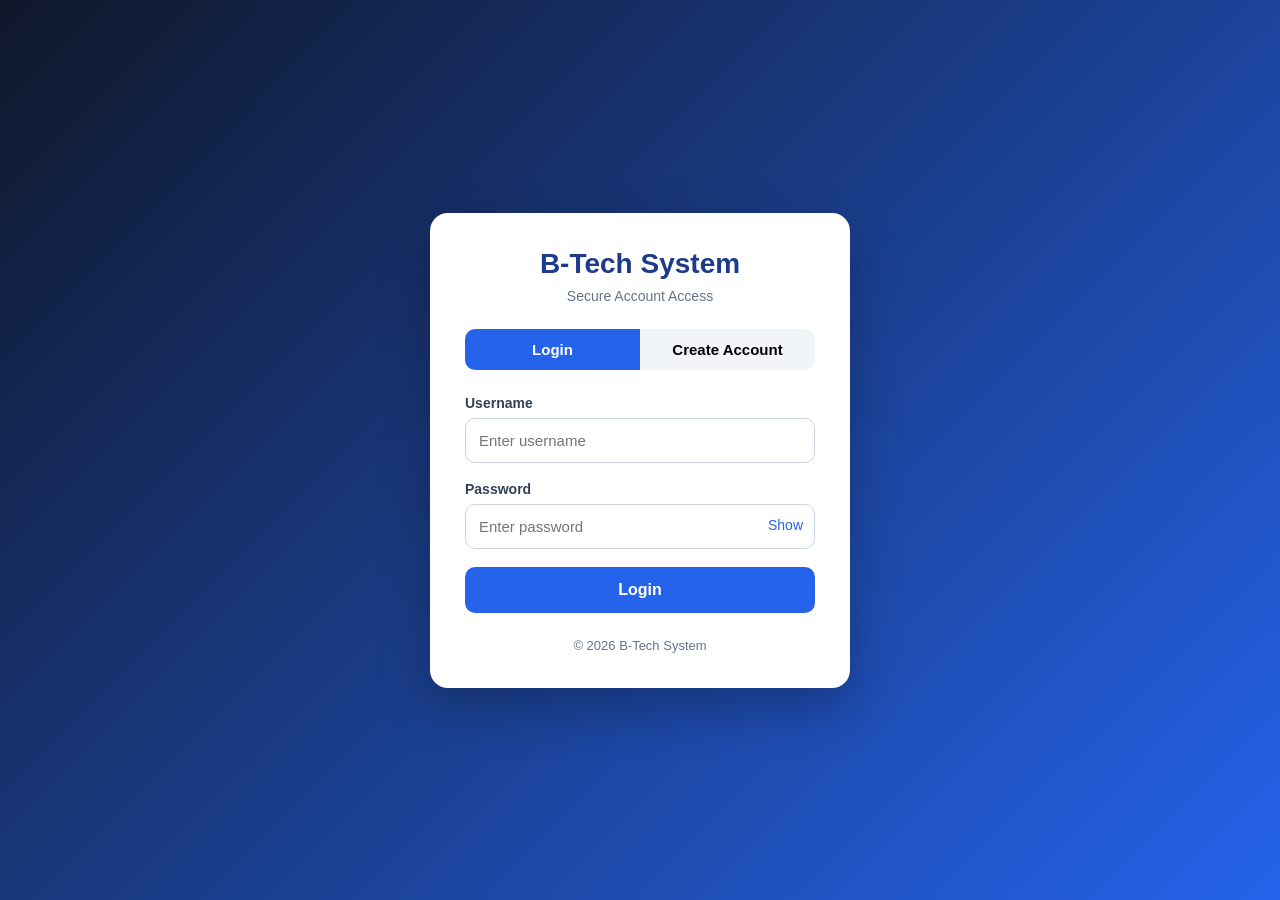
<file: auth.html>
<!DOCTYPE html>
<html lang="en">

<head>

<meta charset="UTF-8">

<meta name="viewport" content="width=device-width, initial-scale=1.0">

<title>Account Login | B-Tech System</title>


<style>

/* =========================
GLOBAL STYLE
========================= */

*{

margin:0;
padding:0;
box-sizing:border-box;
font-family:"Segoe UI",Arial,sans-serif;

}


body{

height:100vh;

display:flex;

justify-content:center;

align-items:center;

background:

linear-gradient(
135deg,
#0f172a,
#2563eb
);

}


/* =========================
AUTH CONTAINER
========================= */


.auth-container{

width:420px;

background:white;

border-radius:18px;

padding:35px;

box-shadow:

0 20px 50px rgba(0,0,0,0.25);

}


/* =========================
HEADER
========================= */


.logo{

text-align:center;

margin-bottom:25px;

}


.logo h1{

font-size:28px;

color:#1e3a8a;

}


.logo p{

color:#64748b;

font-size:14px;

margin-top:8px;

}



/* =========================
TABS
========================= */


.tabs{

display:flex;

margin-bottom:25px;

background:#f1f5f9;

border-radius:10px;

overflow:hidden;

}


.tabs button{

flex:1;

padding:12px;

border:none;

background:none;

cursor:pointer;

font-size:15px;

font-weight:600;

}


.tabs button.active{

background:#2563eb;

color:white;

}



/* =========================
FORMS
========================= */


.form-box{

display:none;

}


.form-box.active{

display:block;

}



.form-group{

margin-bottom:18px;

}



.form-group label{

display:block;

margin-bottom:7px;

font-weight:600;

font-size:14px;

color:#334155;

}



.form-group input{

width:100%;

padding:13px;

border:1px solid #cbd5e1;

border-radius:10px;

font-size:15px;

outline:none;

}


.form-group input:focus{

border-color:#2563eb;

}



/* =========================
BUTTON
========================= */


.submit-btn{

width:100%;

padding:14px;

border:none;

border-radius:10px;

background:#2563eb;

color:white;

font-size:16px;

font-weight:600;

cursor:pointer;

transition:.3s;

}


.submit-btn:hover{

background:#1d4ed8;

}


/* =========================
MESSAGE BOX
========================= */


.message{

text-align:center;

margin-top:15px;

font-size:14px;

color:red;

}



/* =========================
PASSWORD TOGGLE
========================= */


.password-box{

position:relative;

}


.password-box span{

position:absolute;

right:12px;

top:13px;

cursor:pointer;

font-size:14px;

color:#2563eb;

}



</style>


</head>


<body>


<div class="auth-container">


<div class="logo">

<h1>B-Tech System</h1>

<p>Secure Account Access</p>

</div>



<div class="tabs">

<button 
id="loginTab"
class="active"
onclick="showLogin()">

Login

</button>


<button 
id="registerTab"
onclick="showRegister()">

Create Account

</button>


</div>





<!-- =========================
LOGIN FORM
========================= -->


<div id="loginForm" class="form-box active">


<div class="form-group">

<label>
Username
</label>


<input 
type="text"
id="loginUsername"
placeholder="Enter username">

</div>



<div class="form-group">


<label>
Password
</label>


<div class="password-box">


<input 
type="password"
id="loginPassword"
placeholder="Enter password">


<span onclick="togglePassword('loginPassword')">

Show

</span>


</div>


</div>



<button 
class="submit-btn"
onclick="loginUser()">

Login

</button>


</div>





<!-- =========================
REGISTER FORM
========================= -->


<div id="registerForm" class="form-box">


<div class="form-group">

<label>
Full Name
</label>


<input 
type="text"
id="fullName"
placeholder="Enter full name">

</div>



<div class="form-group">

<label>
Username
</label>


<input 
type="text"
id="registerUsername"
placeholder="Create username">

</div>



<div class="form-group">

<label>
Password
</label>


<div class="password-box">


<input 
type="password"
id="registerPassword"
placeholder="Create password">


<span onclick="togglePassword('registerPassword')">

Show

</span>


</div>

</div>

<!-- =========================
CONFIRM PASSWORD
========================= -->


<div class="form-group">

<label>
Confirm Password
</label>


<div class="password-box">


<input 
type="password"
id="confirmPassword"
placeholder="Confirm password">


<span onclick="togglePassword('confirmPassword')">

Show

</span>


</div>

</div>




<button 
class="submit-btn"
onclick="registerUser()">

Create Account

</button>


</div>





<!-- =========================
MESSAGE AREA
========================= -->


<div id="message" class="message"></div>




<div style="
text-align:center;
margin-top:25px;
font-size:13px;
color:#64748b;
">

© 2026 B-Tech System

</div>



</div>





<script>

<script>


// =========================
// SWITCH LOGIN / REGISTER
// =========================


function showLogin(){

document.getElementById("loginForm").classList.add("active");

document.getElementById("registerForm").classList.remove("active");


document.getElementById("loginTab").classList.add("active");

document.getElementById("registerTab").classList.remove("active");


clearMessage();

}




function showRegister(){


document.getElementById("registerForm").classList.add("active");


document.getElementById("loginForm").classList.remove("active");


document.getElementById("registerTab").classList.add("active");


document.getElementById("loginTab").classList.remove("active");


clearMessage();

}




// =========================
// PASSWORD SHOW / HIDE
// =========================


function togglePassword(id){


let input=document.getElementById(id);


if(input.type==="password"){

input.type="text";

}
else{

input.type="password";

}


}





// =========================
// CREATE ACCOUNT
// =========================


function registerUser(){


let name=document.getElementById("fullName").value.trim();


let username=document.getElementById("registerUsername").value.trim();


let password=document.getElementById("registerPassword").value;


let confirm=document.getElementById("confirmPassword").value;



if(name==="" || username==="" || password==="" || confirm===""){


showMessage("Please fill all fields");


return;

}



if(password.length < 4){


showMessage("Password must be at least 4 characters");


return;

}



if(password !== confirm){


showMessage("Passwords do not match");


return;

}





let users=
JSON.parse(localStorage.getItem("users")) || [];





let existingUser =
users.find(
user=>user.username===username
);



if(existingUser){


showMessage("Username already exists");


return;


}




let newUser={


name:name,

username:username,

password:password


};





users.push(newUser);


localStorage.setItem(
"users",
JSON.stringify(users)
);





showMessage(
"Account created successfully. Login now.",
"green"
);



showLogin();

}




// =========================
// LOGIN USER
// =========================


function loginUser(){



let username=
document.getElementById("loginUsername").value.trim();



let password=
document.getElementById("loginPassword").value;





let users=
JSON.parse(localStorage.getItem("users")) || [];





let user =
users.find(
u =>
u.username===username &&
u.password===password

);





if(user){



localStorage.setItem(
"currentUser",
JSON.stringify(user)
);



localStorage.setItem(
"isLoggedIn",
"true"
);





// Change this to your first page

window.location.href="dashboard.html";



}

else{



showMessage(
"Invalid username or password"
);



}



}




// =========================
// MESSAGE DISPLAY
// =========================


function showMessage(text,color="red"){


let box=document.getElementById("message");


box.innerHTML=text;


box.style.color=color;


}





function clearMessage(){


document.getElementById("message").innerHTML="";


}





// =========================
// AUTO REDIRECT IF LOGGED IN
// =========================


window.onload=function(){



if(localStorage.getItem("isLoggedIn")=="true"){


window.location.href="dashboard.html";


}


}





</script>

</script>


</body>

</html>
</file>
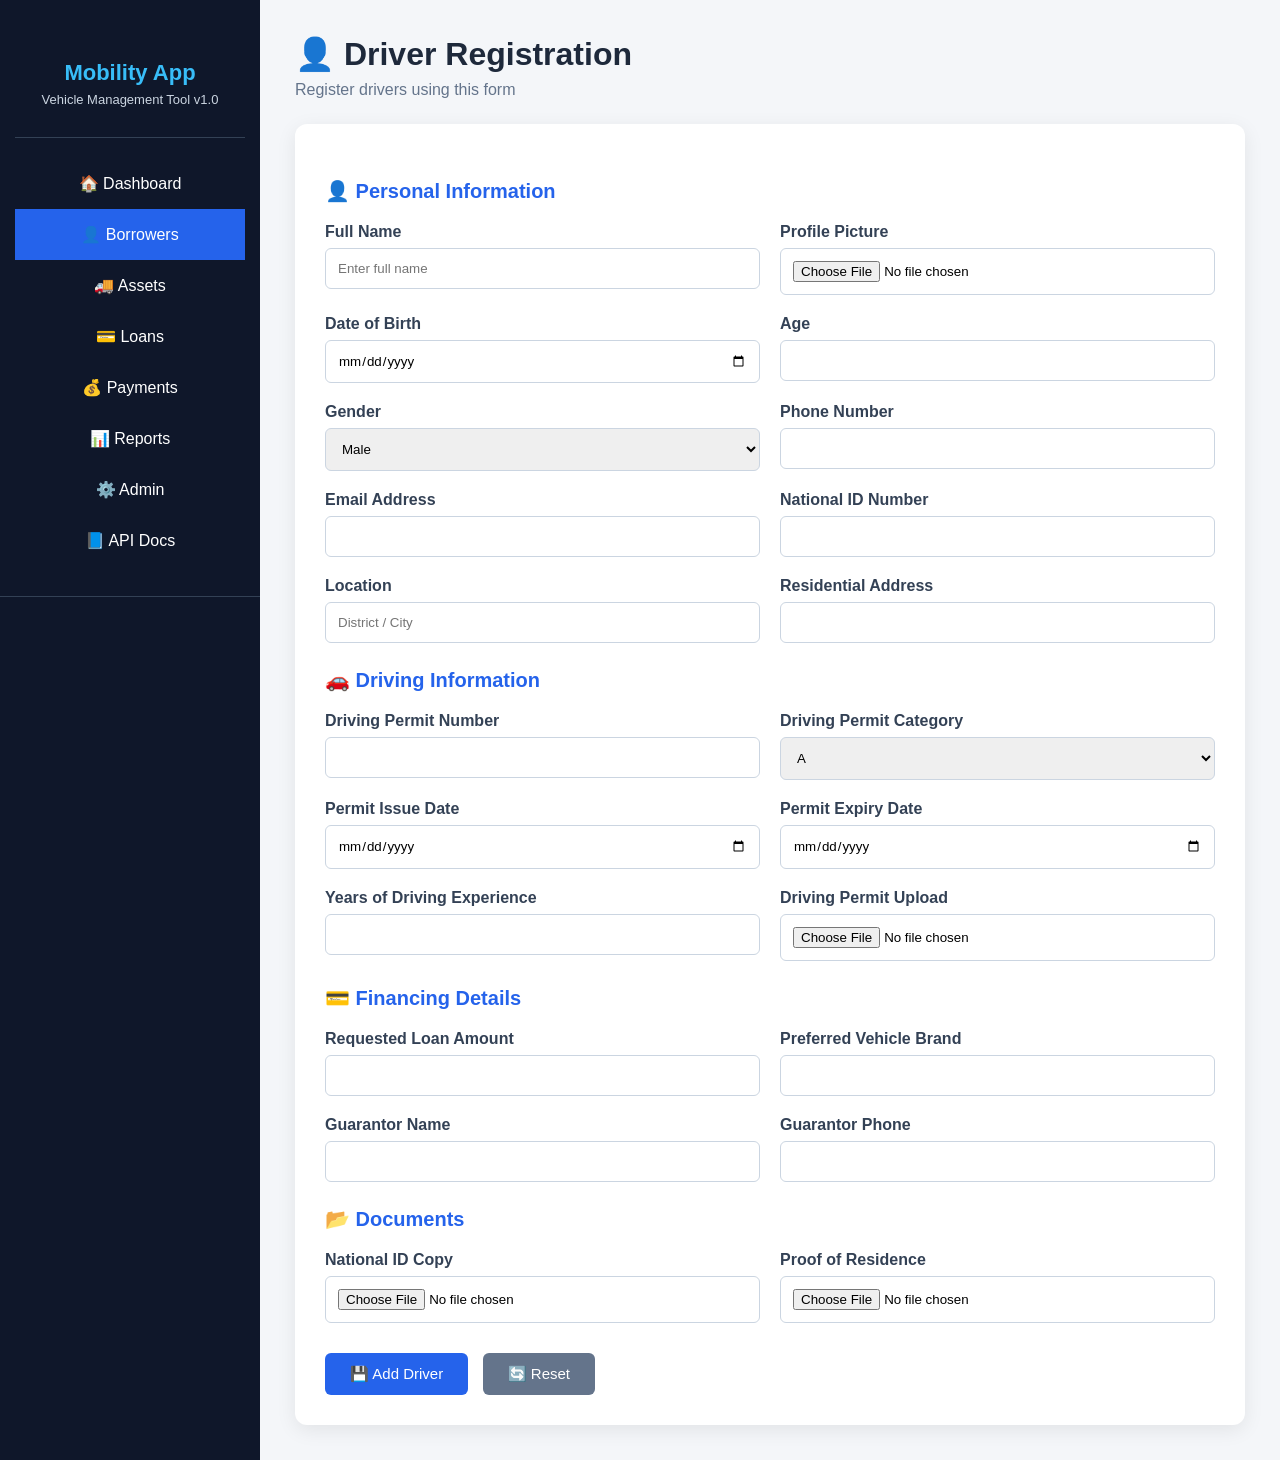
<file: borrowers1.html>
<!DOCTYPE html>
<html lang="en">

<head>

<meta charset="UTF-8">
<meta name="viewport" content="width=device-width, initial-scale=1.0">

<title>Borrowers | Vehicle Management Tool v1.0</title>

<style>

*{
    margin:0;
    padding:0;
    box-sizing:border-box;
    font-family:Segoe UI, Arial, sans-serif;
}


body{
    background:#f4f6f9;
}


/* MAIN LAYOUT */

.container{
    display:flex;
    min-height:100vh;
}



/* LEFT SIDEBAR */

.sidebar{

    width:260px;
    background:#0f172a;
    color:white;
    min-height:100vh;

}


/* =============================
   RESPONSIVE DESIGN
============================= */

/* Tablets */

@media (max-width: 992px){

    .sidebar{
        width:220px;
    }

    .content{
        padding:20px;
    }

    .features{
        grid-template-columns:repeat(2,1fr);
    }

    .cards{
        grid-template-columns:repeat(2,1fr);
    }

}


/* Phones */

@media (max-width:768px){

    .container{
        flex-direction:column;
    }

    .sidebar{

        width:100%;
        height:auto;

    }

    .logo{

        padding:20px;

    }

    .logo-link h3{

        font-size:20px;

    }

    .logo-link p{

        font-size:12px;

    }

    .menu{

        display:flex;
        flex-wrap:wrap;
        justify-content:center;
        margin:0;
    }

    .menu a{

        flex:1 1 45%;
        text-align:center;
        padding:15px;
        font-size:15px;

    }

    .content{

        padding:15px;

    }

    .welcome-banner{

        padding:25px;

    }

    .welcome-banner h2{

        font-size:22px;

    }

    .welcome-banner p{

        font-size:14px;

    }

    .features{

        grid-template-columns:1fr;

    }

    .cards{

        grid-template-columns:1fr;

    }

    .grid{

        grid-template-columns:1fr;

    }

}


/* Small Phones */

@media (max-width:480px){

    .menu{

        display:block;

    }

    .menu a{

        width:100%;
        text-align:left;
        padding:15px 20px;
        font-size:14px;

    }

    .logo-link h3{

        font-size:18px;

    }

    .welcome-banner h2{

        font-size:20px;

    }

}
/* ================= LOGO ================= */

.logo{
    text-align:center;
    padding:30px 15px;
    border-bottom:1px solid #334155;
}

/* Make the whole logo clickable */

.logo-link{
    display:block;
    text-decoration:none;
    color:inherit;
    cursor:pointer;
}

.logo-link:link,
.logo-link:visited,
.logo-link:hover,
.logo-link:active{
    text-decoration:none;
    color:inherit;
}

/* Title */

.logo-link h3{
    margin:0;
    color:#38bdf8;
    font-size:22px;
    font-weight:700;
    text-decoration:none;
    transition:color .3s ease;
}

/* Subtitle */

.logo-link p{
    margin-top:6px;
    color:#cbd5e1;
    font-size:13px;
    text-decoration:none;
}

/* Hover effect */

.logo-link:hover h3{
    color:#60a5fa;
}



.menu{

    margin-top:20px;

}



.menu a{

    display:block;
    color:white;
    text-decoration:none;
    padding:16px 25px;
    font-size:16px;
    transition:.3s;

}



.menu a:hover{

    background:#1e293b;

}



.menu a.active{

    background:#2563eb;

}





/* RIGHT CONTENT */

.content{

    flex:1;
    padding:35px;

}



.content h1{

    color:#1e293b;
    margin-bottom:8px;

}



.content p{

    color:#64748b;
    margin-bottom:25px;

}





/* FORM */

.form-container{

    background:white;
    padding:30px;
    border-radius:12px;
    box-shadow:0 5px 20px rgba(0,0,0,.08);

}



.form-container h2{

    margin:25px 0 20px;
    color:#2563eb;
    font-size:20px;

}



.form-grid{

    display:grid;
    grid-template-columns:repeat(2,1fr);
    gap:20px;

}



label{

    display:block;
    margin-bottom:7px;
    font-weight:600;
    color:#334155;

}



input,
select,
textarea{

    width:100%;
    padding:12px;
    border:1px solid #cbd5e1;
    border-radius:6px;
    outline:none;

}



input:focus,
select:focus,
textarea:focus{

    border-color:#2563eb;

}




.buttons{

    margin-top:30px;

}



button{

    padding:12px 25px;
    border:none;
    border-radius:6px;
    cursor:pointer;
    font-size:15px;
    margin-right:10px;

}



button[type="submit"]{

    background:#2563eb;
    color:white;

}



button[type="reset"]{

    background:#64748b;
    color:white;

}





/* RESPONSIVE */

@media(max-width:900px){

.container{

    flex-direction:column;

}


.sidebar{

    width:100%;
    min-height:auto;

}


.form-grid{

    grid-template-columns:1fr;

}

}

</style>


</head>


<body>


<div class="container">



<!-- ================= LEFT SIDE MENU ================= -->


<aside class="sidebar">


<div class="logo">

<div class="logo">
    <a href="index.html" class="logo-link">
        <h3>Mobility App</h3>
        <p>Vehicle Management Tool v1.0</p>
    </a>
</div>



<nav class="menu">


<a href="dashboard.html">
🏠 Dashboard
</a>


<a href="borrowers.html" class="active">
👤 Borrowers
</a>


<a href="assets.html">
🚚 Assets
</a>


<a href="loans.html">
💳 Loans
</a>


<a href="payments.html">
💰 Payments
</a>


<a href="reports.html">
📊 Reports
</a>


<a href="admin.html">
⚙️ Admin
</a>


<a href="api-docs.html">
📘 API Docs
</a>



</nav>


</aside>





<!-- ================= RIGHT SIDE CONTENT ================= -->


<main class="content">


<h1>👤 Driver Registration</h1>

<p>
Register drivers using this form
</p>





<form class="form-container">



<!-- PERSONAL INFORMATION -->


<h2>👤 Personal Information</h2>


<div class="form-grid">


<div>

<label>Full Name</label>

<input type="text" placeholder="Enter full name">

</div>



<div>

<label>Profile Picture</label>

<input type="file">

</div>



<div>

<label>Date of Birth</label>

<input type="date">

</div>



<div>

<label>Age</label>

<input type="number">

</div>



<div>

<label>Gender</label>

<select>

<option>Male</option>

<option>Female</option>

</select>

</div>



<div>

<label>Phone Number</label>

<input type="tel">

</div>



<div>

<label>Email Address</label>

<input type="email">

</div>



<div>

<label>National ID Number</label>

<input type="text">

</div>

<!-- <div>

<label>National Id Upload</label>

<input type="file">

</div> -->

<div>

<label>Location</label>

<input type="text" placeholder="District / City">

</div>



<div>

<label>Residential Address</label>

<input type="text">

</div>



</div>





<!-- DRIVER INFORMATION -->


<h2>🚗 Driving Information</h2>


<div class="form-grid">



<div>

<label>Driving Permit Number</label>

<input type="text">

</div>



<div>

<label>Driving Permit Category</label>

<select>

<option>A</option>

<option>B</option>

<option>C</option>

<option>D</option>

<option>E</option>

</select>

</div>



<div>

<label>Permit Issue Date</label>

<input type="date">

</div>



<div>

<label>Permit Expiry Date</label>

<input type="date">

</div>



<div>

<label>Years of Driving Experience</label>

<input type="number">

</div>



<!-- <div>

<label>Driver Status</label>

<select>
<option>Pending</option>
<option>Active</option>
<option>Inactive</option>
<option>Suspended</option>
</select>

</div> -->



<div>

<label>Driving Permit Upload</label>

<input type="file">

</div>



</div>






<!-- EMPLOYMENT


<h2>🏢 Employment Details</h2>


<div class="form-grid">


<div>

<label>Employer / Company</label>

<input type="text">

</div>



<div>

<label>Occupation</label>

<input type="text">

</div>



<div>

<label>Monthly Income</label>

<input type="number">

</div>



<div>

<label>Employment Date</label>

<input type="date">

</div>



</div> -->






<!-- FINANCE -->


<h2>💳 Financing Details</h2>


<div class="form-grid">



<div>

<label>Requested Loan Amount</label>

<input type="number">

</div>



<div>

<label>Preferred Vehicle Brand</label>

<input type="text">

</div>



<div>

<label>Guarantor Name</label>

<input type="text">

</div>



<div>

<label>Guarantor Phone</label>

<input type="tel">

</div>


</div>





<!-- DOCUMENTS -->


<h2>📂 Documents</h2>


<div class="form-grid">


<div>

<label>National ID Copy</label>

<input type="file">

</div>



<div>

<label>Proof of Residence</label>

<input type="file">

</div>


</div>





<div class="buttons">


<button type="submit">

💾 Add Driver

</button>



<button type="reset">

🔄 Reset

</button>



</div>





</form>




</main>



</div>



</body>


</html>
</file>
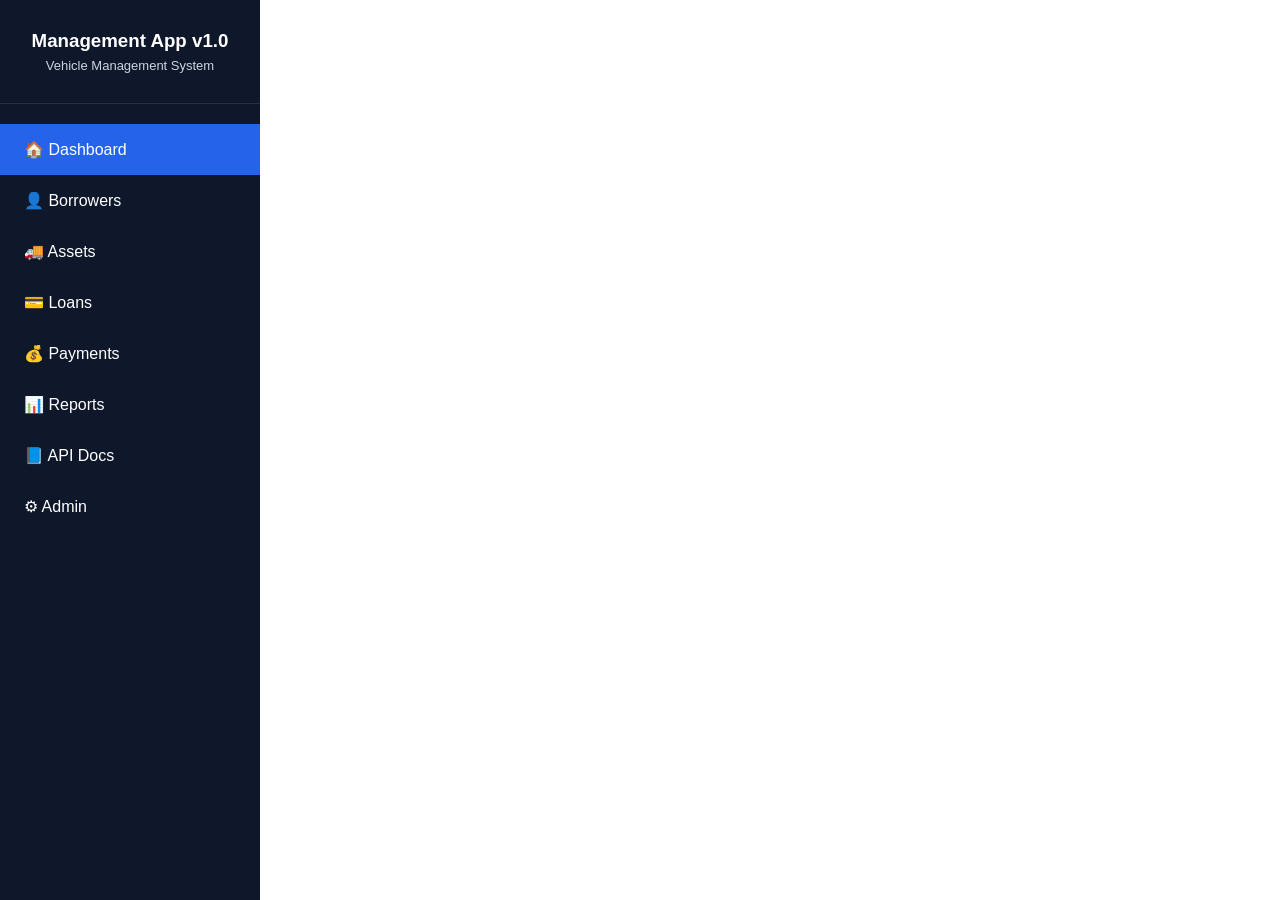
<file: index1.html>
<!DOCTYPE html>
<html lang="en">
<head>
    <meta charset="UTF-8">
    <meta name="viewport" content="width=device-width, initial-scale=1.0">
    <title>Vehicle Management System</title>

    <style>
        *{
            margin:0;
            padding:0;
            box-sizing:border-box;
            font-family:Segoe UI, Arial, sans-serif;
        }

        body{
            background:#f4f6f9;
        }

        .container{
            display:flex;
            height:100vh;
        }

        /* Sidebar */

        .sidebar{
            width:260px;
            background:#0f172a;
            color:#fff;
            display:flex;
            flex-direction:column;
        }

        /* Logo / Title */

        .logo{
            padding:30px 20px;
            text-align:center;
            border-bottom:1px solid rgba(255,255,255,0.1);
        }

        .logo h1{
            font-size:22px;
            color:#38bdf8;
        }

        .logo p{
            font-size:13px;
            color:#cbd5e1;
            margin-top:6px;
        }

        /* Navigation */

        .menu{
            margin-top:20px;
        }

        .menu a{
            display:block;
            padding:16px 24px;
            color:white;
            text-decoration:none;
            font-size:16px;
            transition:0.3s;
        }

        .menu a:hover{
            background:#1e293b;
        }

        .menu a.active{
            background:#2563eb;
        }

        /* Blank Content */

        .content{
            flex:1;
            background:#ffffff;
        }

    </style>
</head>

<body>

<div class="container">

    <aside class="sidebar">

        <div class="logo">
            <!-- <h1>Vehicle Management System v1.0</h1> -->
            <h3>Management App v1.0</h3>
            <p>Vehicle Management System</p>
        </div>

        <nav class="menu">

            <a href="dashboard.html" class="active">
                🏠 Dashboard
            </a>

            <a href="borrowers.html">
                👤 Borrowers
            </a>

            <a href="assets.html">
                🚚 Assets
            </a>
            
            <a href="loans.html">
                💳 Loans
            </a>
        
            <a href="payments.html">
                💰 Payments
            </a>
        
            <a href="reports.html">
                📊 Reports
            </a>
            
            <a href="api-docs.html">
                📘 API Docs
            </a>

            <a href="admin.html">
                ⚙ Admin
            </a>

        </nav>

    </aside>

    <main class="content">
        <!-- Blank page -->
    </main>

</div>

</body>
</html>
</file>
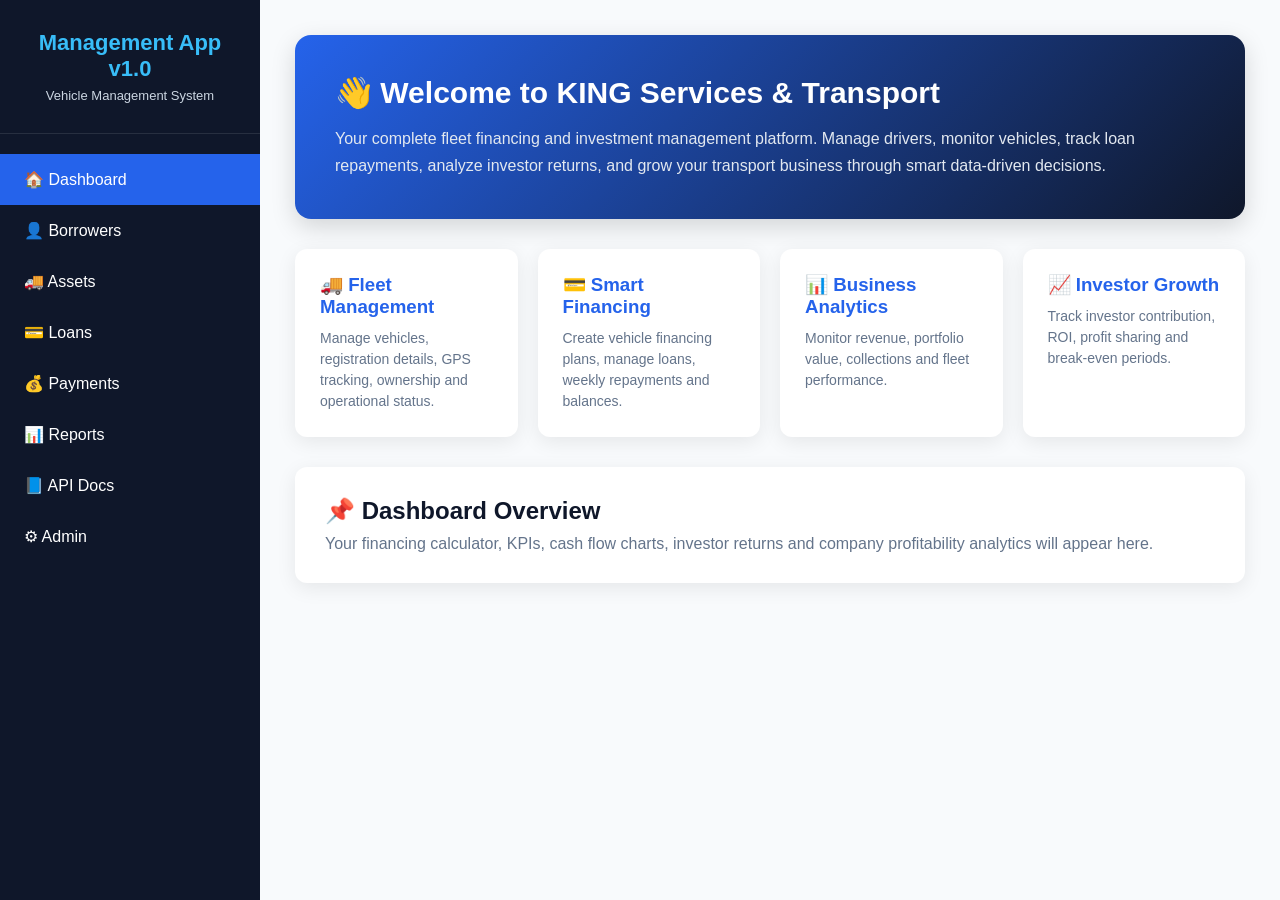
<file: inedx.html>
<!DOCTYPE html>
<html lang="en">
<head>

<meta charset="UTF-8">
<meta name="viewport" content="width=device-width, initial-scale=1.0">

<title>KING Services & Transport | Fleet Financing Dashboard</title>


<style>

*{
    margin:0;
    padding:0;
    box-sizing:border-box;
    font-family:Segoe UI, Arial, sans-serif;
}


body{
    background:#f4f6f9;
}


.container{

    display:flex;
    height:100vh;

}



/* Sidebar */


.sidebar{

    width:260px;
    background:#0f172a;
    color:#fff;
    display:flex;
    flex-direction:column;

}



/* Logo */


.logo{

    padding:30px 20px;
    text-align:center;
    border-bottom:
    1px solid rgba(255,255,255,0.1);

}


.logo h1{

    font-size:22px;
    color:#38bdf8;

}


.logo h3{

    color:#38bdf8;
    font-size:22px;

}


.logo p{

    font-size:13px;
    color:#cbd5e1;
    margin-top:6px;

}




/* Navigation */


.menu{

    margin-top:20px;

}


.menu a{

    display:block;
    padding:16px 24px;
    color:white;
    text-decoration:none;
    font-size:16px;
    transition:.3s;

}


.menu a:hover{

    background:#1e293b;

}


.menu a.active{

    background:#2563eb;

}







/* Main Content */


.content{

    flex:1;
    background:#f8fafc;
    padding:35px;
    overflow:auto;

}





/* Welcome Banner */


.welcome-banner{


    background:
    linear-gradient(
        135deg,
        #2563eb,
        #0f172a
    );


    color:white;

    padding:40px;

    border-radius:16px;

    box-shadow:
    0 8px 25px
    rgba(0,0,0,.15);

    margin-bottom:30px;

}





.welcome-banner h2{

    font-size:30px;
    margin-bottom:15px;

}



.welcome-banner p{

    font-size:16px;

    line-height:1.7;

    color:#e2e8f0;

    max-width:900px;

}






/* Feature Cards */


.features{

    display:grid;

    grid-template-columns:
    repeat(4,1fr);

    gap:20px;

}



.feature-card{


    background:white;

    padding:25px;

    border-radius:12px;

    box-shadow:
    0 5px 20px
    rgba(0,0,0,.08);

}



.feature-card h3{

    color:#2563eb;

    margin-bottom:10px;

}


.feature-card p{

    color:#64748b;

    font-size:14px;

    line-height:1.5;

}







/* Dashboard Placeholder */


.dashboard-box{


    background:white;

    margin-top:30px;

    padding:30px;

    border-radius:12px;

    box-shadow:
    0 5px 20px
    rgba(0,0,0,.08);


}



.dashboard-box h2{

    color:#0f172a;

}


.dashboard-box p{

    color:#64748b;

    margin-top:10px;

}





@media(max-width:1000px){


.features{

grid-template-columns:1fr;

}


}

</style>


</head>



<body>



<div class="container">



<!-- ================= LEFT SIDEBAR ================= -->


<aside class="sidebar">


<div class="logo">

<h3>Management App v1.0</h3>

<p>
Vehicle Management System
</p>

</div>




<nav class="menu">


<a href="dashboard.html" class="active">

🏠 Dashboard

</a>



<a href="borrowers.html">

👤 Borrowers

</a>



<a href="assets.html">

🚚 Assets

</a>


<a href="loans.html">

💳 Loans

</a>



<a href="payments.html">

💰 Payments

</a>



<a href="reports.html">

📊 Reports

</a>



<a href="api-docs.html">

📘 API Docs

</a>



<a href="admin.html">

⚙ Admin

</a>



</nav>


</aside>









<!-- ================= RIGHT DASHBOARD ================= -->


<main class="content">





<section class="welcome-banner">


<h2>

👋 Welcome to KING Services & Transport

</h2>


<p>

Your complete fleet financing and investment management platform.
Manage drivers, monitor vehicles, track loan repayments,
analyze investor returns, and grow your transport business
through smart data-driven decisions.

</p>


</section>








<section class="features">



<div class="feature-card">

<h3>
🚚 Fleet Management
</h3>


<p>

Manage vehicles, registration details,
GPS tracking, ownership and operational status.

</p>

</div>






<div class="feature-card">

<h3>
💳 Smart Financing
</h3>


<p>

Create vehicle financing plans,
manage loans, weekly repayments and balances.

</p>

</div>






<div class="feature-card">

<h3>
📊 Business Analytics
</h3>


<p>

Monitor revenue, portfolio value,
collections and fleet performance.

</p>

</div>






<div class="feature-card">

<h3>
📈 Investor Growth
</h3>


<p>

Track investor contribution,
ROI, profit sharing and break-even periods.

</p>

</div>




</section>








<section class="dashboard-box">


<h2>

📌 Dashboard Overview

</h2>


<p>

Your financing calculator, KPIs, cash flow charts,
investor returns and company profitability analytics
will appear here.

</p>



</section>






</main>






</div>


</body>


</html>
</file>
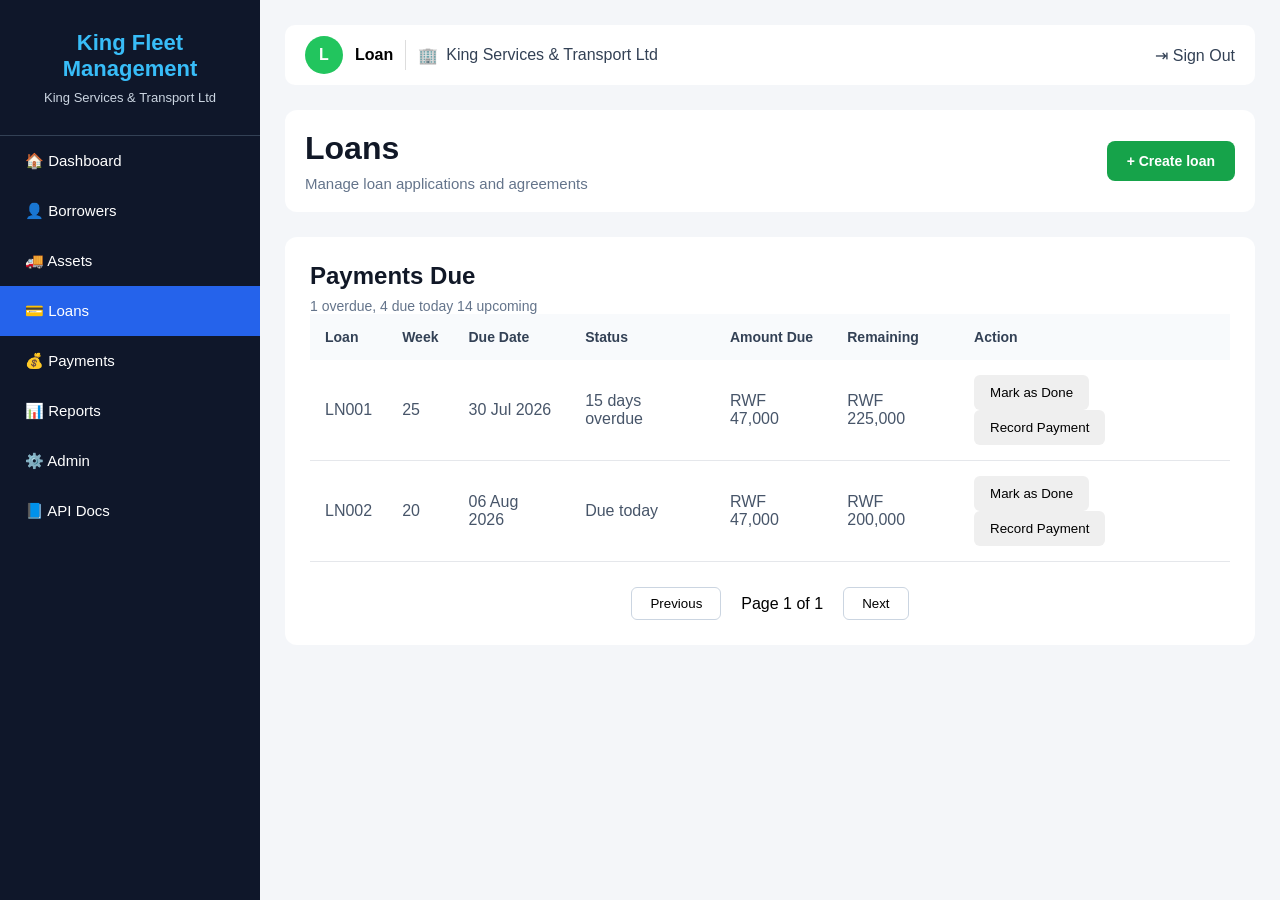
<file: loans.html>
<!DOCTYPE html>
<html lang="en">

<head>

<meta charset="UTF-8">

<meta name="viewport" content="width=device-width, initial-scale=1.0">

<title>Loans | King Fleet Management System</title>


<style>

*{
    margin:0;
    padding:0;
    box-sizing:border-box;
    font-family:"Segoe UI", Arial, sans-serif;
}


html,body{

    width:100%;
    min-height:100%;

}


body{

background:#f4f6f9;
overflow-x:hidden;

}




/* ===========================
MAIN LAYOUT
=========================== */


.container{

    display:flex;
    min-height:100vh;
    width:100%;

}





/* ===========================
SIDEBAR
=========================== */


.sidebar{

    width:260px;
    min-width:260px;
    background:#0f172a;
    color:white;

}



.logo{

    padding:30px 15px;
    text-align:center;
    border-bottom:1px solid #334155;

}



.logo a{

    text-decoration:none;
    color:white;

}


.logo h3{

    color:#38bdf8;
    font-size:22px;

}


.logo p{

    margin-top:8px;
    color:#cbd5e1;
    font-size:13px;

}





.menu a{

    display:block;
    padding:16px 25px;
    color:white;
    text-decoration:none;
    font-size:15px;

}



.menu a:hover,
.menu .active{

    background:#2563eb;

}







/* ===========================
CONTENT AREA
=========================== */


.content{

    flex:1;
    min-width:0;
    padding:25px;

}






/* ===========================
TOP BAR
=========================== */


.topbar{

    width:100%;
    height:60px;
    background:white;
    border-radius:10px;

    display:flex;
    justify-content:space-between;
    align-items:center;

    padding:0 20px;

    margin-bottom:25px;

}



.brand-left{

    display:flex;
    align-items:center;
    gap:12px;

}



.loan-logo{

    width:38px;
    height:38px;

    background:#22c55e;

    border-radius:50%;

    display:flex;
    align-items:center;
    justify-content:center;

    color:white;
    font-weight:bold;

}



.loan-name{

    font-weight:700;

}


.divider{

    height:30px;
    width:1px;
    background:#ddd;

}



.transport{

    color:#334155;
    display:flex;
    gap:8px;
    align-items:center;

}



.signout{

    cursor:pointer;
    color:#334155;

}







/* ===========================
PAGE HEADER
=========================== */


.header{

    background:white;

    border-radius:12px;

    padding:20px;

    display:flex;

    justify-content:space-between;

    align-items:center;

    flex-wrap:wrap;

    gap:15px;

}



.header h1{

    color:#111827;
    font-size:32px;

}



.subtitle{

    color:#64748b;
    margin-top:8px;
    font-size:15px;

}





/* ===========================
BUTTONS
=========================== */


.borrow-actions{

    display:flex;
    gap:12px;

}



.borrow-actions button{

    padding:12px 20px;

    border-radius:8px;

    font-size:14px;

    font-weight:600;

    cursor:pointer;

}



.bulk-btn{

    background:white;

    color:#334155;

    border:1px solid #cbd5e1;

}



.add-btn{

    background:#16a34a;

    color:white;

    border:none;

}






/* ===========================
PANEL
=========================== */


.panel{

    background:white;

    margin-top:25px;

    border-radius:12px;

    padding:25px;

    width:100%;

    overflow:hidden;

}



.panel h2{

    color:#111827;
    font-size:24px;

}



.panel-sub{

    margin-top:8px;

    color:#64748b;

    font-size:14px;

}





/* ===========================
SEARCH
=========================== */


.search-area{

    margin:25px 0;

}


.search-box{

    width:100%;

    max-width:450px;

    padding:13px;

    border-radius:8px;

    border:1px solid #cbd5e1;

    outline:none;

}




.total-users{

    margin-bottom:15px;

    color:#334155;

}






/* ===========================
TABLE
=========================== */


.table-wrapper{

    width:100%;

    overflow-x:auto;

}



.borrow-table{

    width:100%;

    border-collapse:collapse;

}



.borrow-table th{

    background:#f8fafc;

    padding:15px;

    text-align:left;

    color:#334155;

    font-size:14px;

}



.borrow-table td{

    padding:15px;

    border-bottom:1px solid #e5e7eb;

    color:#475569;

}





.profile-img{

    width:45px;

    height:45px;

    border-radius:50%;

    object-fit:cover;

}





.edit-btn,
.delete-btn{

    border:none;

    background:none;

    cursor:pointer;

    font-size:18px;

}



.edit-btn{

    color:#2563eb;

}



.delete-btn{

    color:#dc2626;

}






/* ===========================
PAGINATION
=========================== */


.pagination{

    display:flex;

    justify-content:center;

    align-items:center;

    gap:20px;

    margin-top:25px;

}



.pagination button{

    background:white;

    border:1px solid #cbd5e1;

    padding:8px 18px;

    border-radius:6px;

    cursor:pointer;

}






/* ===========================
RESPONSIVE
=========================== */


@media(max-width:900px){


.container{

    flex-direction:column;

}



.sidebar{

    width:100%;

}



.content{

    padding:15px;

}



.topbar{

    flex-wrap:wrap;

    height:auto;

    padding:15px;

    gap:15px;

}



.header{

    flex-direction:column;

    align-items:flex-start;

}



.borrow-actions{

    width:100%;

}



.borrow-actions button{

    flex:1;

}


}



@media(max-width:500px){


.menu a{

    text-align:center;

}



.header h1{

    font-size:25px;

}


.brand-left{

    flex-wrap:wrap;

}



.borrow-actions{

    flex-direction:column;

}



}




/* ===========================
ADD LOAN POPUP
=========================== */


.modal-overlay{

display:none;

position:fixed;

top:0;

left:0;

width:100%;

height:100%;

background:rgba(15,23,42,.65);

z-index:999;

align-items:center;

justify-content:center;

}



.borrow-form{

background:white;

width:500px;

max-width:90%;

border-radius:15px;

padding:25px;

box-shadow:0 20px 40px rgba(0,0,0,.25);

}



.borrow-form h2{

color:#111827;

margin-bottom:20px;

}



.form-grid{

display:grid;

grid-template-columns:1fr 1fr;

gap:15px;

}



.form-group label{

display:block;

font-weight:600;

font-size:14px;

margin-bottom:6px;

color:#334155;

}



.form-group input{

width:100%;

padding:11px;

border:1px solid #cbd5e1;

border-radius:7px;

}



.full{

grid-column:1/3;

}



.form-actions{

margin-top:25px;

display:flex;

justify-content:flex-end;

gap:12px;

}


.form-group select{

width:100%;

padding:11px;

border:1px solid #cbd5e1;

border-radius:7px;

}


.close-btn{

background:#e5e7eb;

border:none;

padding:12px 20px;

border-radius:8px;

cursor:pointer;

}



.save-btn{

background:#16a34a;

color:white;

border:none;

padding:12px 20px;

border-radius:8px;

cursor:pointer;

}



@media(max-width:600px){


.form-grid{

grid-template-columns:1fr;

}


.full{

grid-column:auto;

}


}


/* ===========================
BULK UPLOAD MODAL
=========================== */


.upload-modal{

display:none;

position:fixed;

top:0;

left:0;

width:100%;

height:100%;

background:rgba(15,23,42,.55);

z-index:2000;

align-items:center;

justify-content:center;

}



.upload-box{

background:white;

width:680px;

max-width:95%;

max-height:90vh;

overflow-y:auto;

border-radius:12px;

padding:25px;

position:relative;

box-shadow:0 20px 50px rgba(0,0,0,.25);

}



.upload-close{

position:absolute;

right:25px;

top:18px;

font-size:25px;

color:#64748b;

cursor:pointer;

}




.upload-box h2{

font-size:22px;

color:#111827;

margin-bottom:5px;

}



.upload-description{

color:#64748b;

font-size:14px;

margin-bottom:25px;

}





/* STEP CARDS */


.upload-step{

border:1px solid #e2e8f0;

border-radius:12px;

padding:25px;

margin-bottom:25px;

}



.upload-step h3{

font-size:16px;

color:#111827;

margin-bottom:8px;

}



.step-text{

color:#64748b;

font-size:14px;

margin-bottom:20px;

}





.csv-btn{

background:white;

border:1px solid #cbd5e1;

padding:12px 20px;

border-radius:8px;

font-weight:600;

cursor:pointer;

display:flex;

align-items:center;

gap:10px;

}





.csv-btn:hover{

background:#f8fafc;

}






.file-label{

display:block;

font-size:14px;

font-weight:600;

margin-bottom:8px;

}



.file-input{

width:100%;

padding:12px;

border:1px solid #cbd5e1;

border-radius:10px;

background:white;

}







.requirements{

margin-top:18px;

border:1px solid #e2e8f0;

border-radius:10px;

padding:18px;

background:#ffffff;

}



.requirements-title{

font-weight:700;

color:#111827;

margin-bottom:8px;

}



.requirements ul{

padding-left:20px;

color:#475569;

font-size:14px;

line-height:1.7;

}







.upload-footer{

display:flex;

justify-content:flex-end;

gap:12px;

margin-top:20px;

}



.cancel-upload{

background:#f1f5f9;

border:none;

padding:12px 20px;

border-radius:8px;

cursor:pointer;

}



.upload-confirm{

background:#16a34a;

color:white;

border:none;

padding:12px 22px;

border-radius:8px;

cursor:pointer;

font-weight:600;

}



@media(max-width:600px){

.upload-box{

width:95%;

padding:20px;

}

}

button{
    padding:10px 16px;
    border:none;
    border-radius:6px;
    cursor:pointer
}


</style>

</head>

<body>


<div class="container">



<!-- =========================
SIDEBAR
========================= -->


<aside class="sidebar">


<div class="logo">

<a href="index.html">

<h3>
King Fleet Management
</h3>


<p>
King Services & Transport Ltd
</p>

</a>

</div>





<nav class="menu">


<a href="dashboard.html">
🏠 Dashboard
</a>



<a href="borrowers.html">
👤 Borrowers
</a>



<a href="assets.html">
🚚 Assets
</a>



<a href="loans.html" class="active">
💳 Loans
</a>



<a href="payments.html">
💰 Payments
</a>



<a href="reports.html">
📊 Reports
</a>



<a href="admin.html">
⚙️ Admin
</a>



<a href="api-docs.html">
📘 API Docs
</a>



</nav>


</aside>








<!-- =========================
MAIN CONTENT
========================= -->


<main class="content">





<!-- TOP BAR -->


<div class="topbar">



<div class="brand-left">


<div class="loan-logo">
L
</div>



<div class="loan-name">
Loan
</div>




<div class="divider"></div>




<div class="transport">

🏢

<span>
King Services & Transport Ltd
</span>


</div>



</div>





<div class="signout">

⇥ Sign Out

</div>




</div>









<!-- =========================
PAGE HEADER
========================= -->


<div class="header">



<div>


<h1>
Loans
</h1>


<div class="subtitle">

Manage loan applications and agreements

</div>


</div>







<div class="borrow-actions">

<button class="add-btn" onclick="openBorrowerForm()">

+ Create loan

</button>



</div>



</div>









<!-- =========================
Loans PANEL
========================= -->


<div class="panel">



<h2>
Payments Due
</h2>




<p class="panel-sub">
    
1 overdue, 4 due today 14 upcoming

</p>



<!-- TABLE -->

<div class="table-wrapper">

<table class="borrow-table">

<thead>

<tr>

<th>
Loan
</th>

<th>
Week
</th>

<th>
Due Date
</th>

<th>
Status
</th>

<th>
Amount Due
</th>

<th>
Remaining
</th>

<th>
Action
</th>
    
</tr>

</thead>


<tbody>

<tr><td>LN001</td><td>25</td><td>30 Jul 2026</td><td>15 days overdue</td><td>RWF 47,000</td><td>RWF 225,000</td><td><button class="done">Mark as Done</button> <button class="pay">Record Payment</button></td></tr>
<tr><td>LN002</td><td>20</td><td>06 Aug 2026</td><td>Due today</td><td>RWF 47,000</td><td>RWF 200,000</td><td><button class="done">Mark as Done</button> <button class="pay">Record Payment</button></td></tr>

</tbody>


</table>

</div>









<!-- PAGINATION -->


<div class="pagination">



<button>

Previous

</button>




<span>

Page 1 of 1

</span>




<button>

Next

</button>



</div>







</div>





</main>




</div>



<!-- =========================
ADD LOAN POPUP FORM
========================= -->

<div class="modal-overlay" id="borrowerModal">

    <div class="borrow-form">

        <h2>Create New Loan</h2>

        <p>Set up a new loan agreement</p>

        <div class="form-grid">

            <!-- Full Width -->
            <div class="form-group full">
                <label>Borrower</label>
                <select>
                    <option>Select borrower</option>
                </select>
            </div>

            <!-- Full Width -->
            <div class="form-group full">
                <label>Collateral Asset (Optional)</label>
                <select>
                    <option>Select asset or leave empty</option>
                </select>
                <p>Leave empty for unsecured loans or supplementary costs.</p>
            </div>

            <!-- Two Columns -->
            <div class="form-group" full>
                <label>Loan Purpose/Name</label>
                <input type="text" placeholder="e.g. Mechanic repairs, spare parts">
            </div>

            <div class="form-group" full>
                <label>Principal Amount (RWF)</label>
                <input type="number" placeholder="0">
            </div>

            <div class="form-group" full>
                <label>Annual Interest Rate (%)</label>
                <input type="number" placeholder="12">
            </div>

            <div class="form-group" full>
                <label>Term (Weeks)</label>
                <input type="number" placeholder="52">
            </div>

            <div class="form-group" full>
                <label>Start Date</label>
                <input type="date">
            </div>

            <div class="form-group" full>
                <label>Penalty Rate Per Day (%)</label>
                <input type="number" step="0.01" placeholder="0.02">
            </div>

            <div class="form-group" full>
                <label>Grace Period (Days)</label>
                <input type="number" placeholder="5">
            </div>

            </div>
    
            <div class="form-actions">
            
            
            <button class="close-btn" onclick="closeBorrowerForm()">
            
            Cancel
            
            </button>
            
            
            
            <button class="save-btn">
            
            Create Loan
            
            </button>
            
            
            
            </div>




</div>






<script>


function openBorrowerForm(){

document.getElementById("borrowerModal").style.display="flex";

}




function closeBorrowerForm(){

document.getElementById("borrowerModal").style.display="none";

}



</script>



<script>


function openBulkUpload(){

document.getElementById("bulkModal").style.display="flex";

}




function closeBulkUpload(){

document.getElementById("bulkModal").style.display="none";

}


</script>

    
</body>

</html>
</file>
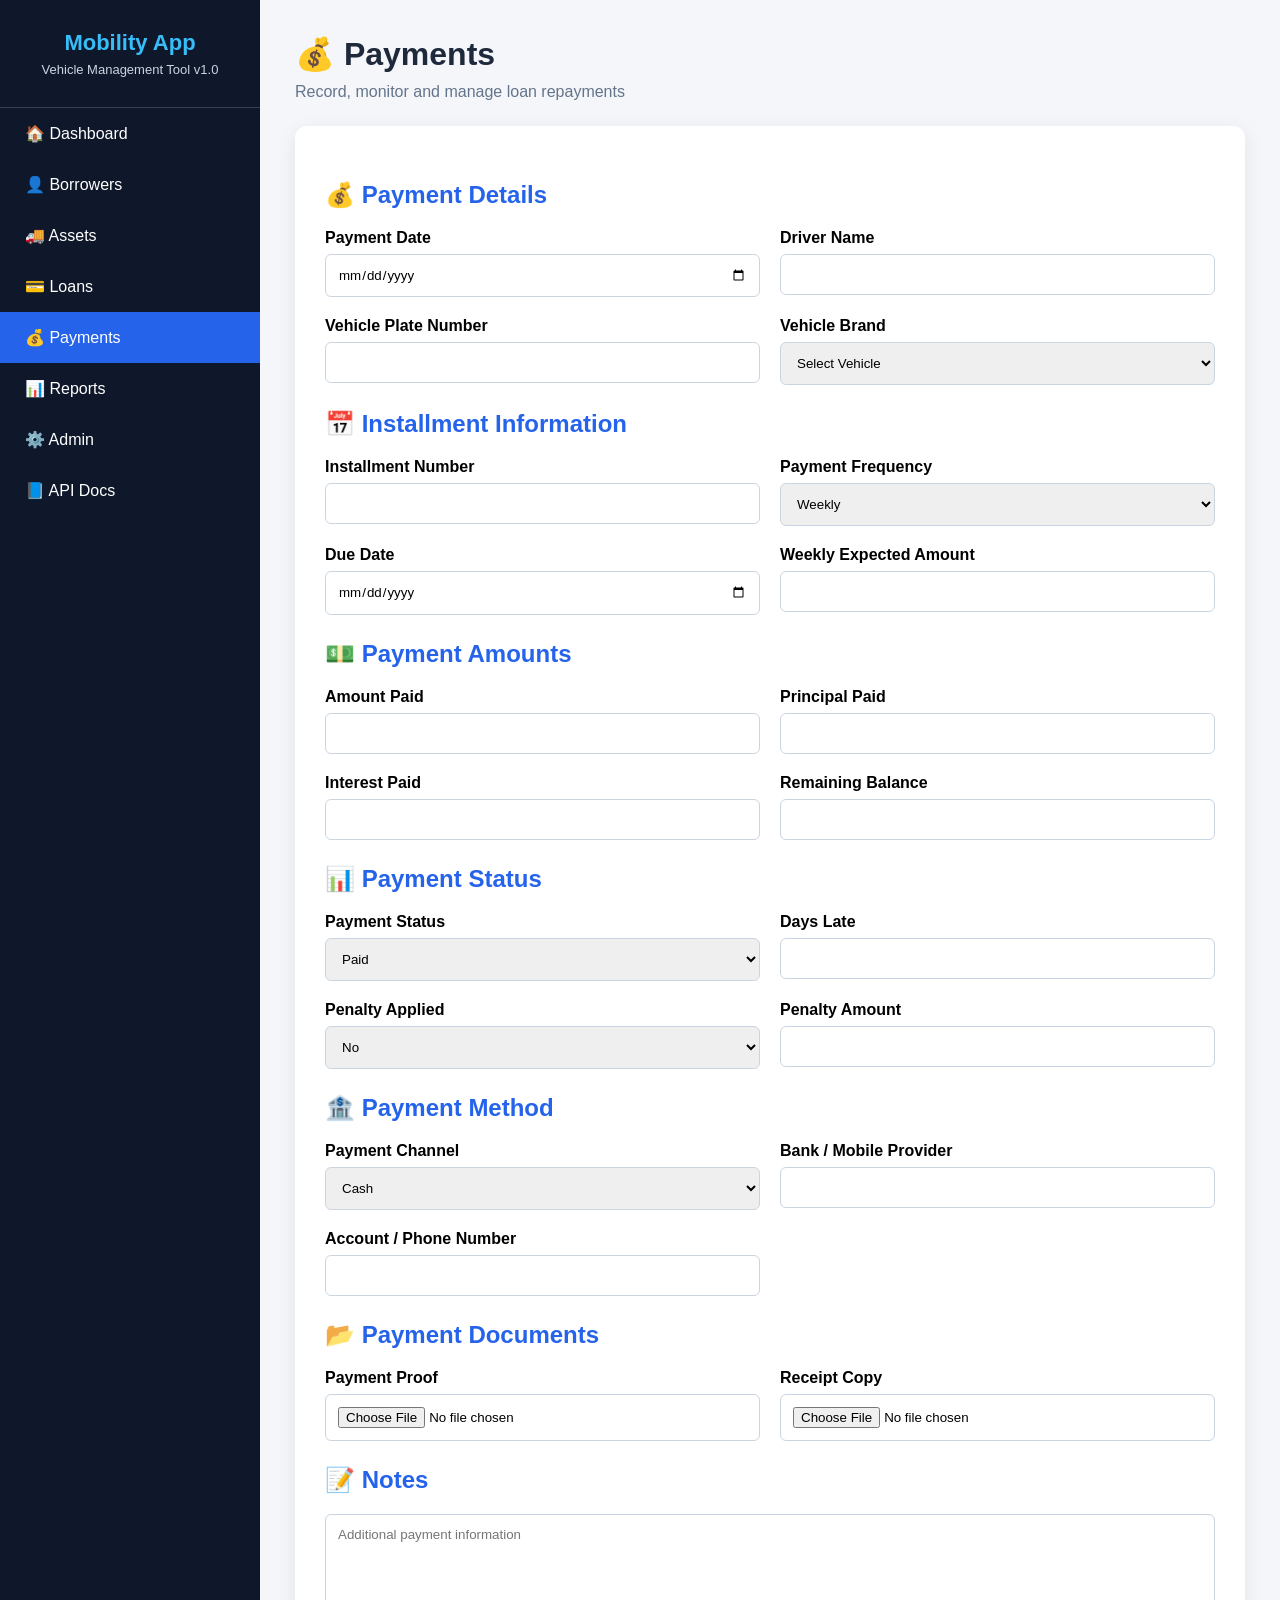
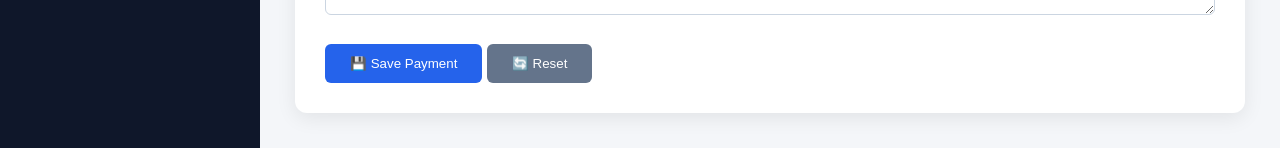
<file: payments.html>
<!DOCTYPE html>
<html lang="en">

<head>

<meta charset="UTF-8">
<meta name="viewport" content="width=device-width, initial-scale=1.0">

<title>Payments |  Vehicle Management Tool v1.0 </title>


<style>

*{
    margin:0;
    padding:0;
    box-sizing:border-box;
    font-family:Segoe UI,Arial,sans-serif;
}


body{
    background:#f4f6f9;
}


.container{
    display:flex;
    min-height:100vh;
}



/* SIDEBAR */

.sidebar{

    width:260px;
    background:#0f172a;
    color:white;

}

/* ================= LOGO ================= */

.logo{
    text-align:center;
    padding:30px 15px;
    border-bottom:1px solid #334155;
}

/* Make the whole logo clickable */

.logo-link{
    display:block;
    text-decoration:none;
    color:inherit;
    cursor:pointer;
}

.logo-link:link,
.logo-link:visited,
.logo-link:hover,
.logo-link:active{
    text-decoration:none;
    color:inherit;
}

/* Title */

.logo-link h3{
    margin:0;
    color:#38bdf8;
    font-size:22px;
    font-weight:700;
    text-decoration:none;
    transition:color .3s ease;
}

/* Subtitle */

.logo-link p{
    margin-top:6px;
    color:#cbd5e1;
    font-size:13px;
    text-decoration:none;
}

/* Hover effect */

.logo-link:hover h3{
    color:#60a5fa;
}



.menu a{

    display:block;
    padding:16px 25px;
    color:white;
    text-decoration:none;

}


.menu a:hover{

    background:#1e293b;

}


.menu .active{

    background:#2563eb;

}


/* =============================
   RESPONSIVE DESIGN
============================= */

/* Tablets */

@media (max-width: 992px){

    .sidebar{
        width:220px;
    }

    .content{
        padding:20px;
    }

    .features{
        grid-template-columns:repeat(2,1fr);
    }

    .cards{
        grid-template-columns:repeat(2,1fr);
    }

}


/* Phones */

@media (max-width:768px){

    .container{
        flex-direction:column;
    }

    .sidebar{

        width:100%;
        height:auto;

    }

    .logo{

        padding:20px;

    }

    .logo-link h3{

        font-size:20px;

    }

    .logo-link p{

        font-size:12px;

    }

    .menu{

        display:flex;
        flex-wrap:wrap;
        justify-content:center;
        margin:0;
    }

    .menu a{

        flex:1 1 45%;
        text-align:center;
        padding:15px;
        font-size:15px;

    }

    .content{

        padding:15px;

    }

    .welcome-banner{

        padding:25px;

    }

    .welcome-banner h2{

        font-size:22px;

    }

    .welcome-banner p{

        font-size:14px;

    }

    .features{

        grid-template-columns:1fr;

    }

    .cards{

        grid-template-columns:1fr;

    }

    .grid{

        grid-template-columns:1fr;

    }

}


/* Small Phones */

@media (max-width:480px){

    .menu{

        display:block;

    }

    .menu a{

        width:100%;
        text-align:left;
        padding:15px 20px;
        font-size:14px;

    }

    .logo-link h3{

        font-size:18px;

    }

    .welcome-banner h2{

        font-size:20px;

    }

}


/* CONTENT */


.content{

    flex:1;
    padding:35px;

}


.content h1{

    color:#1e293b;

}


.content p{

    color:#64748b;
    margin:10px 0 25px;

}





/* FORM */

.form-container{

    background:white;
    padding:30px;
    border-radius:12px;
    box-shadow:0 5px 20px rgba(0,0,0,.08);

}



.section-title{

    margin:25px 0 20px;
    color:#2563eb;

}



.form-grid{

    display:grid;
    grid-template-columns:repeat(2,1fr);
    gap:20px;

}



label{

    display:block;
    font-weight:600;
    margin-bottom:7px;

}



input,
select,
textarea{

    width:100%;
    padding:12px;
    border:1px solid #cbd5e1;
    border-radius:6px;

}




button{

    margin-top:25px;
    padding:12px 25px;
    border:none;
    border-radius:6px;
    cursor:pointer;

}



.save{

    background:#2563eb;
    color:white;

}


.reset{

    background:#64748b;
    color:white;

}



@media(max-width:900px){

.form-grid{

grid-template-columns:1fr;

}

}

</style>

</head>


<body>


<div class="container">



<!-- ================= LEFT SIDEBAR ================= -->


<aside class="sidebar">


<div class="logo">
    <a href="index.html" class="logo-link">
        <h3>Mobility App</h3>
        <p>Vehicle Management Tool v1.0</p>
    </a>
</div>



<nav class="menu">


<a href="dashboard.html">
🏠 Dashboard
</a>


<a href="borrowers.html">
👤 Borrowers
</a>


<a href="assets.html">
🚚 Assets
</a>


<a href="loans.html">
💳 Loans
</a>


<a href="payments.html" class="active">
💰 Payments
</a>


<a href="reports.html">
📊 Reports
</a>


<a href="admin.html">
⚙️ Admin
</a>


<a href="api-docs.html">
📘 API Docs
</a>


</nav>


</aside>






<!-- ================= RIGHT CONTENT ================= -->


<main class="content">


<h1>💰 Payments</h1>

<p>
Record, monitor and manage loan repayments
</p>




<form class="form-container">


<!-- PAYMENT INFORMATION -->


<h2 class="section-title">
💰 Payment Details
</h2>



<div class="form-grid">



<!-- <div>

<label>Payment Reference Number</label>

<input type="text" placeholder="PAY-000001">

</div> -->



<div>

<label>Payment Date</label>

<input type="date">

</div>



<div>

<label> Driver Name</label>

<input type="text">

<!-- <select>

<option>Select Borrower</option>

<option>John Doe</option>

<option>ABC Transport</option>

</select> -->

</div>



<!-- <div>

<label>Loan Reference</label>

<select>

<option>Select Loan</option>

<option>LN-000001</option>

</select>

</div> -->

<div>

<label> Vehicle Plate Number</label>

<input type="text">

<!-- <select>

<option>Select Borrower</option>

<option>John Doe</option>

<option>ABC Transport</option>

</select> -->

</div>


<div>

<label>Vehicle Brand</label>

<select>

<option>Select Vehicle</option>

<option>Wylex</option>
<option>Spiro</option>
<!-- <option>Gorilla</option> -->

</select>

</div>


</div>



<!-- INSTALLMENT -->


<h2 class="section-title">
📅 Installment Information
</h2>


<div class="form-grid">


<div>

<label>Installment Number</label>

<input type="number">

</div>



<div>

<label>Payment Frequency</label>

<select>

<option>Weekly</option>

<option>Monthly</option>

</select>

</div>



<div>

<label>Due Date</label>

<input type="date">

</div>



<div>

<label>Weekly Expected Amount</label>

<input type="number">

</div>


</div>



<!-- PAYMENT AMOUNTS -->


<h2 class="section-title">
💵 Payment Amounts
</h2>


<div class="form-grid">



<div>

<label>Amount Paid</label>

<input type="number">

</div>



<div>

<label>Principal Paid</label>

<input type="number">

</div>



<div>

<label>Interest Paid</label>

<input type="number">

</div>



<div>

<label>Remaining Balance</label>

<input type="number">

</div>



</div>



<!-- PAYMENT STATUS -->

<h2 class="section-title">
📊 Payment Status
</h2>


<div class="form-grid">


<div>

<label>Payment Status</label>


<select>

<option>Paid</option>

<option>Partial Payment</option>

<option>Pending</option>

<option>Late</option>

<option>Missed</option>

<option>Default</option>

</select>


</div>



<div>

<label>Days Late</label>

<input type="number">

</div>



<div>

<label>Penalty Applied</label>

<select>

<option>No</option>

<option>Yes</option>

</select>

</div>



<div>

<label>Penalty Amount</label>

<input type="number">

</div>


</div>




<!-- PAYMENT METHOD -->


<h2 class="section-title">
🏦 Payment Method
</h2>


<div class="form-grid">

<div>

<label>Payment Channel</label>


<select>

<option>Cash</option>

<option>Bank Transfer</option>

<option>Mobile Money</option>

<option>Card</option>

</select>


</div>


<!-- 
<div>

<label>Transaction ID</label>

<input type="text">

</div> -->



<div>

<label>Bank / Mobile Provider</label>

<input type="text">

</div>



<div>

<label>Account / Phone Number</label>

<input type="text">

</div>


</div>



<!-- RECEIPT -->


<!-- <h2 class="section-title">
🧾 Receipt Information
</h2>



<div class="form-grid">


<div>

<label>Receipt Number</label>

<input type="text">

</div>



<div>

<label>Receipt Generated Date</label>

<input type="date">

</div>



<div>

<label>Collected By</label>

<input type="text">

</div>



<div>

<label>Branch / Office</label>

<input type="text">

</div>


</div> -->




<!-- DOCUMENTS -->


<h2 class="section-title">
📂 Payment Documents
</h2>


<div class="form-grid">


<div>

<label>Payment Proof</label>

<input type="file">

</div>



<div>

<label>Receipt Copy</label>

<input type="file">

</div>


</div>








<!-- NOTES -->


<h2 class="section-title">
📝 Notes
</h2>


<textarea rows="5"
placeholder="Additional payment information">
</textarea>






<button class="save">

💾 Save Payment

</button>



<button class="reset">

🔄 Reset

</button>





</form>



</main>


</div>


</body>


</html>
</file>
